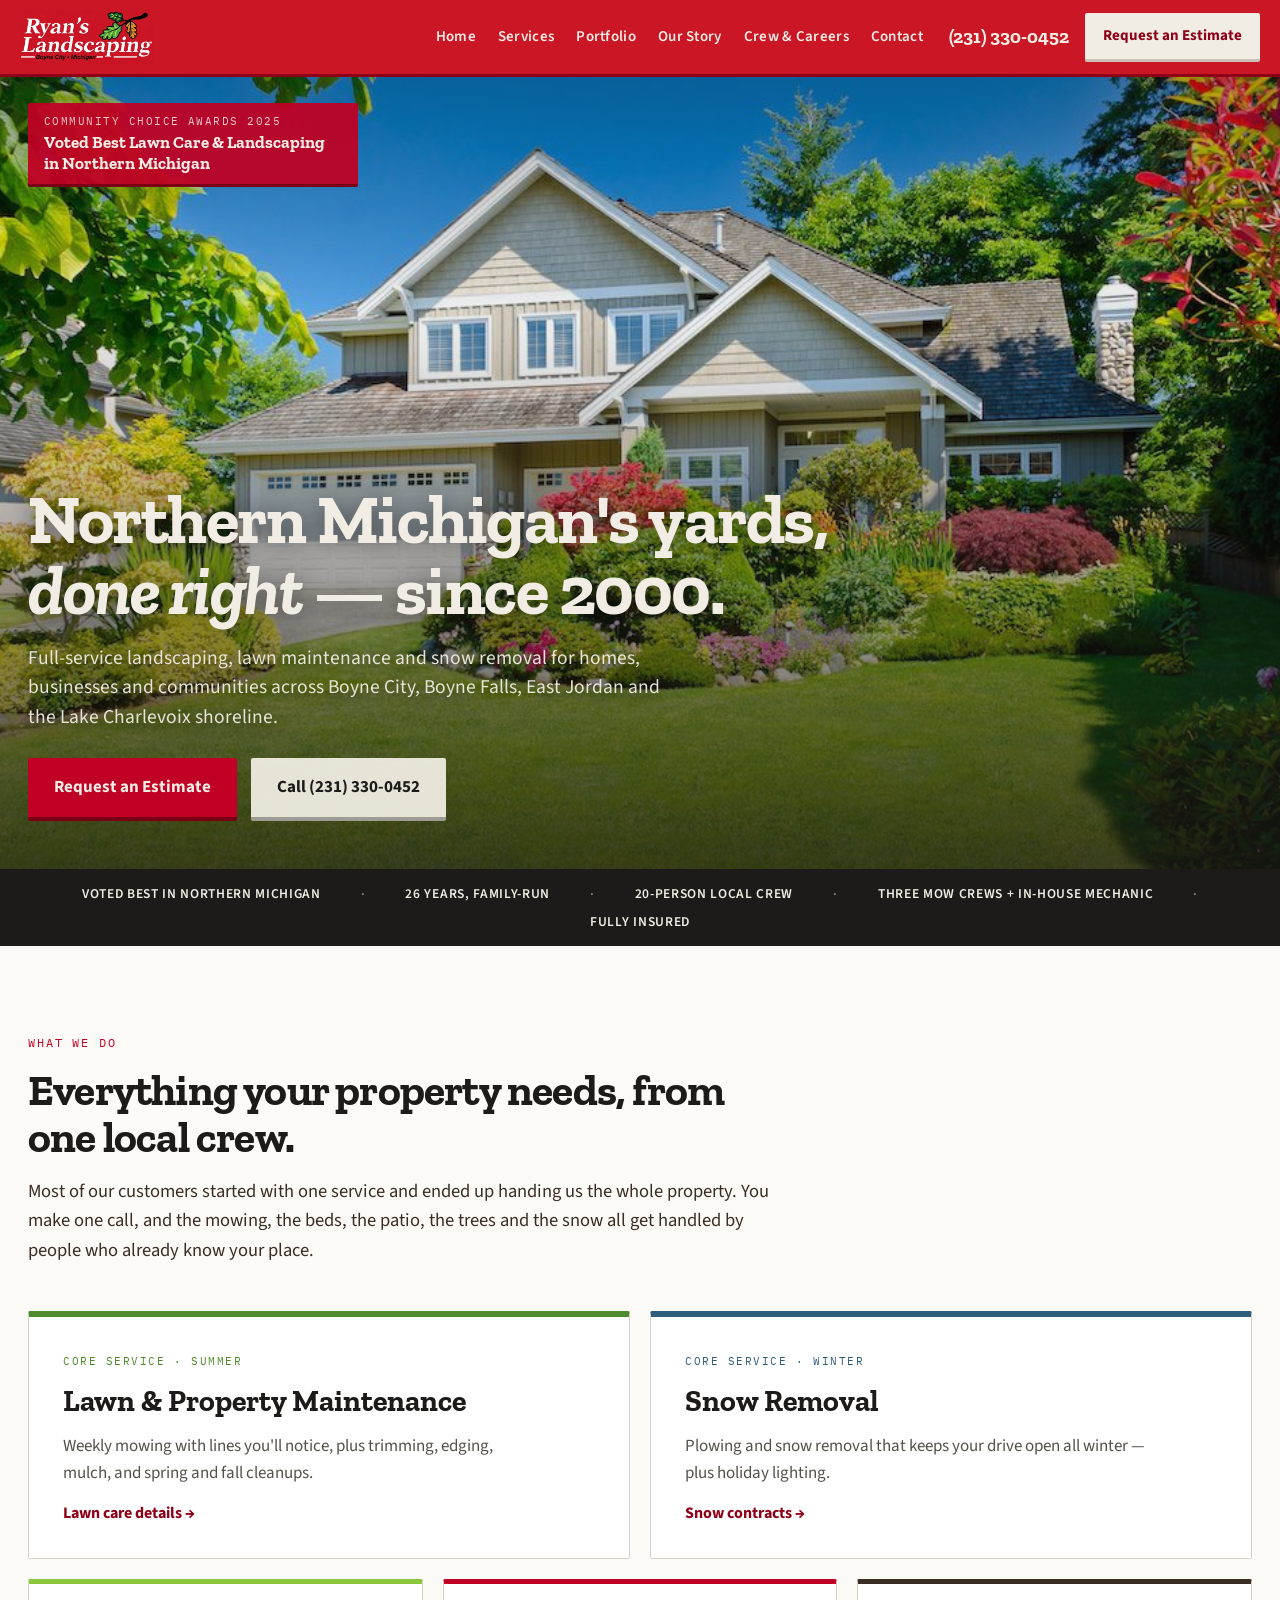
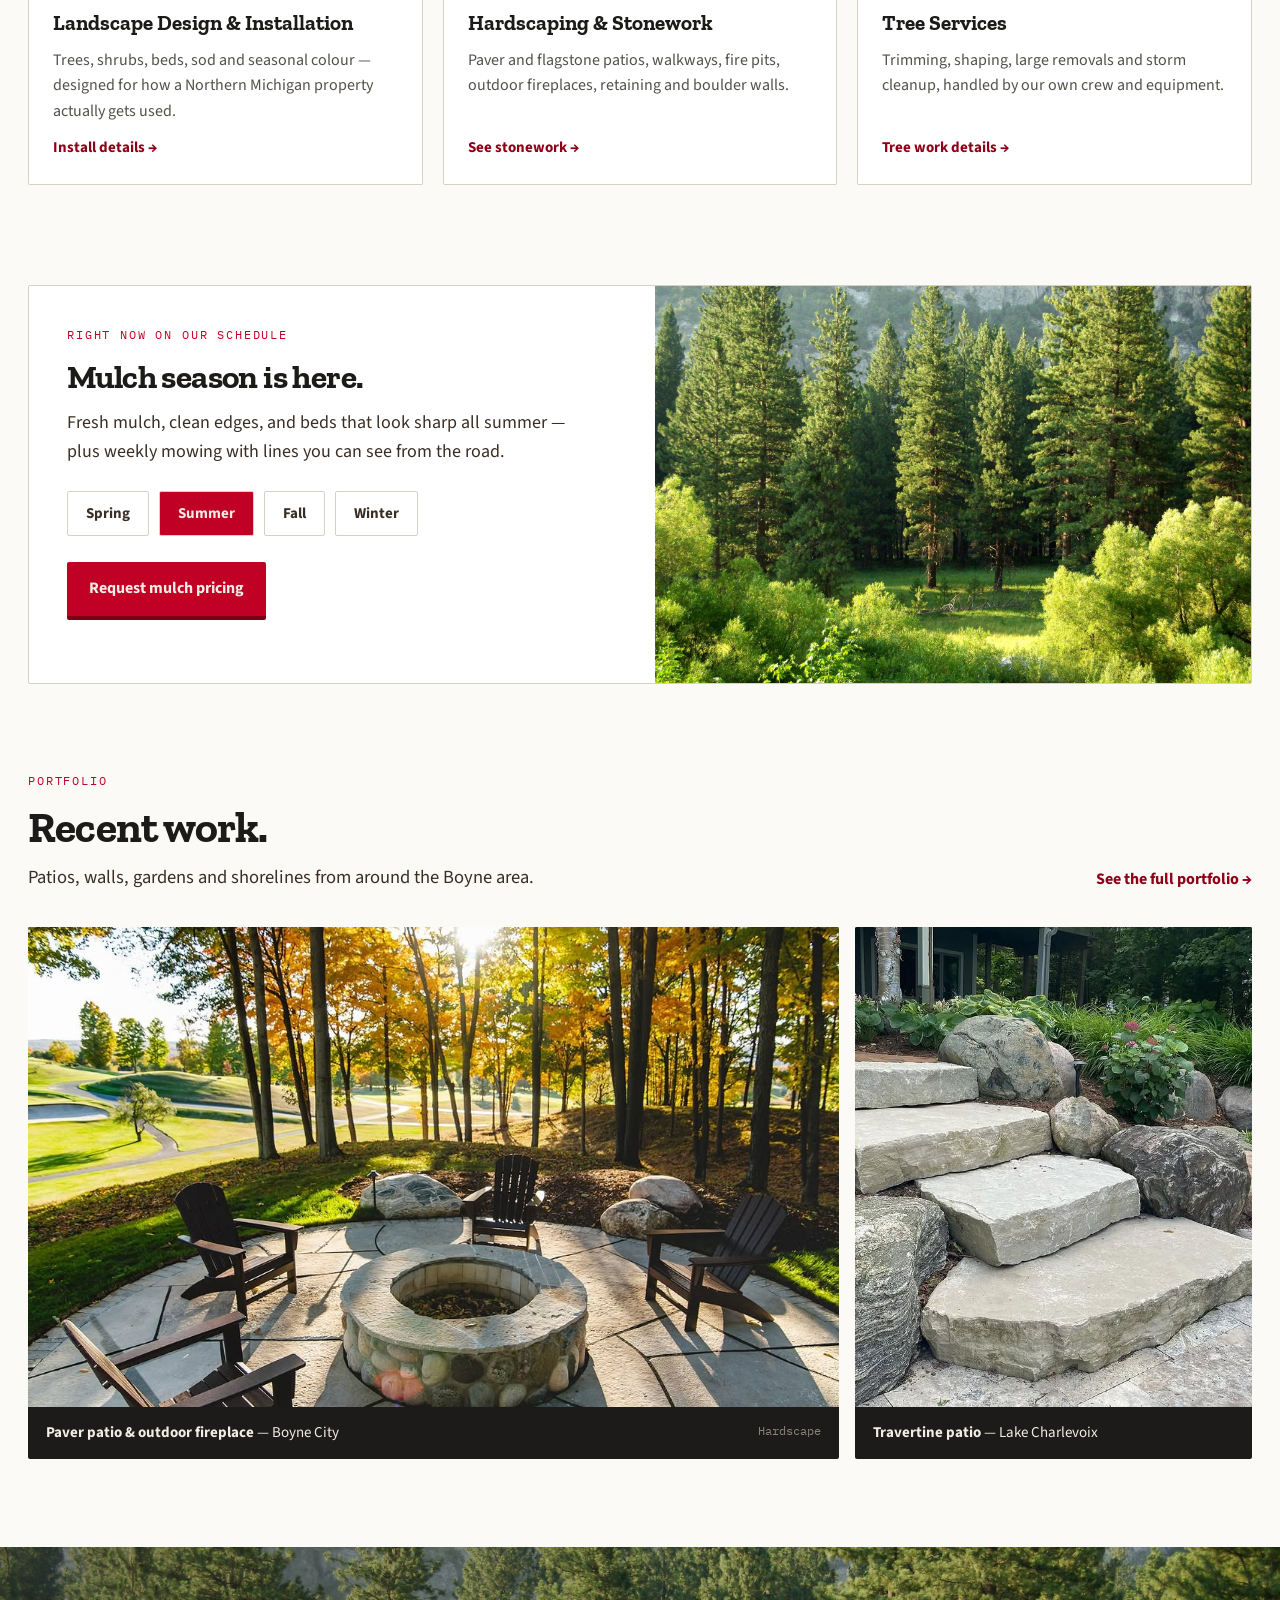
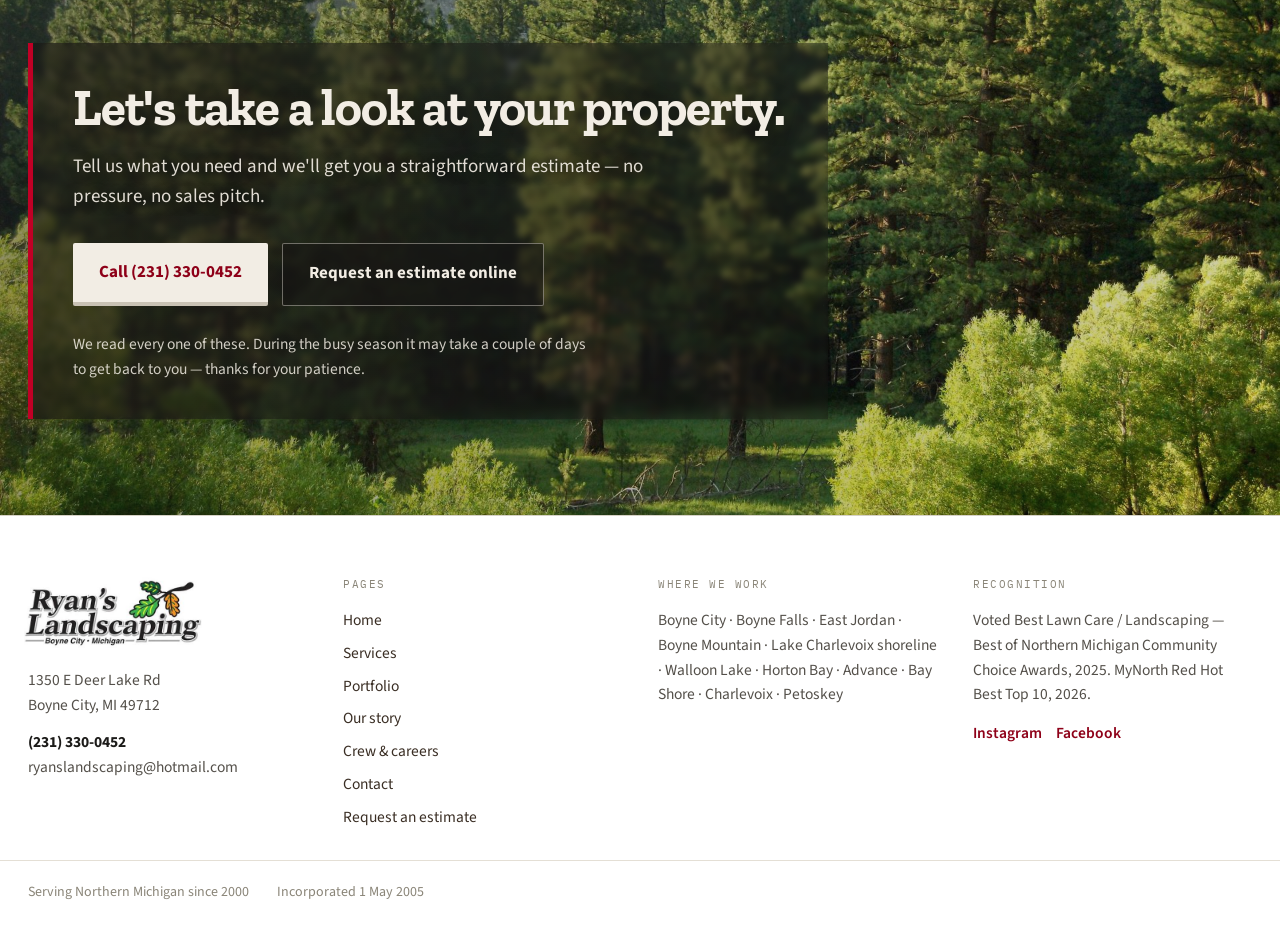
<file: index.html>
<!DOCTYPE html>
<html lang="en">
<head>
<meta charset="utf-8">
<meta name="viewport" content="width=device-width, initial-scale=1">
<title>Ryan's Landscaping — Boyne City, Michigan</title>
<meta name="description" content="Full-service landscaping, lawn maintenance and snow removal in Boyne City and Northern Michigan since 2000.">
<link rel="preconnect" href="https://fonts.googleapis.com">
<link rel="preconnect" href="https://fonts.gstatic.com" crossorigin>
<link href="https://fonts.googleapis.com/css2?family=Zilla+Slab:ital,wght@0,400;0,600;0,700;1,600;1,700&family=Source+Sans+3:ital,wght@0,400;0,600;0,700;1,400&family=IBM+Plex+Mono:wght@400;500&display=swap" rel="stylesheet">
<style>
*, *::before, *::after { box-sizing: border-box; }
html { scroll-behavior: smooth; }
body { margin: 0; background: #FBFAF7; color: #1C1B19; -webkit-font-smoothing: antialiased; }
a { color: #8E0018; text-decoration: none; }
a:hover { color: #C00025; text-decoration: underline; }
::selection { background: #C00025; color: #F2EDE4; }
input:focus, select:focus, textarea:focus { outline: 2px solid #C00025; outline-offset: 1px; }
.rl-nav-toggle { display: none; }
@media (max-width: 1120px) {
  .rl-nav-desktop { display: none !important; }
  .rl-nav-toggle { display: flex !important; }
  .trust-bar { justify-content: flex-start !important; font-size: 12px !important; column-gap: 18px !important; }
  .trust-bar .sep { display: none !important; }
}
@media (min-width: 1121px) {
  .rl-nav-mobile { display: none !important; }
  #rl-mobile-menu { display: none !important; }
}
@media (max-width: 900px) {
  .two-col { grid-template-columns: 1fr !important; }
  .form-grid { grid-template-columns: 1fr !important; }
  .port-grid { grid-template-columns: 1fr 1fr !important; }
  .port-grid figure { grid-column: auto !important; }
  .stats-row { grid-template-columns: repeat(auto-fit, minmax(130px, 1fr)) !important; }
  .tl-row { grid-template-columns: 60px 36px 1fr !important; }
}
@media (max-width: 560px) { .port-grid { grid-template-columns: 1fr !important; } }
</style>
</head>
<body>
<div data-screen-label="Home" style="font-family:'Source Sans 3',system-ui,sans-serif;font-size:17px;line-height:1.6;background:#FBFAF7;color:#1C1B19">
  <div style="position:sticky;top:0;z-index:60">
<header style="background:#CB1625;color:#F2EDE4;border-bottom:3px solid #8E0018">
  <div style="max-width:1280px;margin:0 auto;padding:9px 20px;display:flex;align-items:center;gap:26px">
    <a href="index.html" style="display:flex;align-items:center;text-decoration:none;flex-shrink:0;margin-right:auto">
      <img src="images/logo-red.png" alt="Ryan's Landscaping — Boyne City, Michigan" style="height:56px;width:auto;display:block">
    </a>
    <nav class="rl-nav-desktop" style="display:flex;flex-wrap:wrap;gap:8px 22px;font-size:15px;font-weight:600;letter-spacing:0.02em;white-space:nowrap">
      <a href="index.html" style="color:#F2EDE4;text-decoration:none">Home</a>
      <a href="services.html" style="color:#F2EDE4;text-decoration:none">Services</a>
      <a href="portfolio.html" style="color:#F2EDE4;text-decoration:none">Portfolio</a>
      <a href="story.html" style="color:#F2EDE4;text-decoration:none">Our Story</a>
      <a href="crew.html" style="color:#F2EDE4;text-decoration:none">Crew &amp; Careers</a>
      <a href="contact.html" style="color:#F2EDE4;text-decoration:none">Contact</a>
    </nav>
    <div class="rl-nav-desktop" style="display:flex;align-items:center;gap:16px;flex-shrink:0">
      <a href="tel:+12313300452" style="color:#F2EDE4;text-decoration:none;font-family:'Zilla Slab',Georgia,serif;font-weight:700;font-size:19px;white-space:nowrap">(231) 330-0452</a>
      <a href="contact.html" style="background:#F2EDE4;color:#8E0018;text-decoration:none;font-weight:700;font-size:15px;padding:11px 18px;border-radius:2px;white-space:nowrap;border-bottom:3px solid #C9C2B4">Request an Estimate</a>
    </div>
    <button class="rl-nav-toggle" onclick="var m=document.getElementById('rl-mobile-menu');m.style.display=(m.style.display==='block')?'none':'block'" aria-label="Toggle menu" style="display:none;flex-direction:column;justify-content:center;gap:5px;width:46px;height:44px;background:transparent;border:1px solid rgba(242,237,228,0.55);border-radius:2px;cursor:pointer;padding:10px 11px">
      <span style="display:block;height:2px;background:#F2EDE4"></span>
      <span style="display:block;height:2px;background:#F2EDE4"></span>
      <span style="display:block;height:2px;background:#F2EDE4"></span>
    </button>
  </div>
  <div id="rl-mobile-menu" style="display:none">
    <nav class="rl-nav-mobile" style="display:flex;flex-direction:column;padding:4px 20px 18px;border-top:1px solid rgba(242,237,228,0.25)">
      <a href="index.html" style="color:#F2EDE4;text-decoration:none;font-size:17px;font-weight:600;padding:13px 6px;border-bottom:1px solid rgba(242,237,228,0.14)">Home</a>
      <a href="services.html" style="color:#F2EDE4;text-decoration:none;font-size:17px;font-weight:600;padding:13px 6px;border-bottom:1px solid rgba(242,237,228,0.14)">Services</a>
      <a href="portfolio.html" style="color:#F2EDE4;text-decoration:none;font-size:17px;font-weight:600;padding:13px 6px;border-bottom:1px solid rgba(242,237,228,0.14)">Portfolio</a>
      <a href="story.html" style="color:#F2EDE4;text-decoration:none;font-size:17px;font-weight:600;padding:13px 6px;border-bottom:1px solid rgba(242,237,228,0.14)">Our Story</a>
      <a href="crew.html" style="color:#F2EDE4;text-decoration:none;font-size:17px;font-weight:600;padding:13px 6px;border-bottom:1px solid rgba(242,237,228,0.14)">Crew &amp; Careers</a>
      <a href="contact.html" style="color:#F2EDE4;text-decoration:none;font-size:17px;font-weight:600;padding:13px 6px;border-bottom:1px solid rgba(242,237,228,0.14)">Contact</a>
      <a href="tel:+12313300452" style="color:#F2EDE4;text-decoration:none;font-family:'Zilla Slab',Georgia,serif;font-weight:700;font-size:19px;padding:14px 6px 4px">Call (231) 330-0452</a>
      <a href="contact.html" style="margin-top:14px;background:#F2EDE4;color:#8E0018;text-decoration:none;text-align:center;font-weight:700;font-size:16px;padding:13px;border-radius:2px;border-bottom:3px solid #C9C2B4">Request an Estimate</a>
    </nav>
  </div>
</header>
</div>

  <section id="top" data-screen-label="Hero" style="position:relative;height:88vh;min-height:620px;overflow:hidden;background:#1C1B19">
    <img src="images/hero-house.png" alt="Freshly landscaped home with layered beds, shrubs and a striped lawn" style="position:absolute;inset:0;width:100%;height:100%;object-fit:cover">
    <div style="position:absolute;inset:0;background:linear-gradient(to top,rgba(24,22,20,0.78) 0%,rgba(24,22,20,0.30) 45%,rgba(24,22,20,0.06) 70%,rgba(24,22,20,0.30) 100%)"></div>
    <div style="position:absolute;inset:0;display:grid;grid-template-rows:auto 1fr auto">
      <div style="max-width:1280px;width:100%;margin:0 auto;padding:26px 28px">
        <div style="background:rgba(192,0,37,0.94);color:#F2EDE4;padding:10px 16px;border-radius:2px;max-width:330px;border-bottom:3px solid #7A0015">
          <div style="font-family:'IBM Plex Mono',monospace;font-size:10.5px;letter-spacing:0.14em;text-transform:uppercase;opacity:0.85">Community Choice Awards 2025</div>
          <div style="font-family:'Zilla Slab',Georgia,serif;font-weight:700;font-size:17px;line-height:1.25;margin-top:2px">Voted Best Lawn Care &amp; Landscaping in Northern Michigan</div>
        </div>
      </div>
      <div></div>
      <div style="max-width:1280px;width:100%;margin:0 auto;padding:0 28px 48px">
        <div style="max-width:860px">
          <h1 style="font-family:'Zilla Slab',Georgia,serif;font-weight:700;font-size:clamp(40px,5.4vw,78px);line-height:1.02;letter-spacing:-1.5px;color:#F2EDE4;margin:0 0 18px;text-shadow:0 3px 24px rgba(20,18,16,0.55);text-wrap:pretty">Northern Michigan's yards,<br><span style="font-style:italic">done right</span> — since 2000.</h1>
          <p style="font-size:19.5px;line-height:1.5;color:rgba(242,237,228,0.94);margin:0 0 26px;max-width:660px;text-shadow:0 2px 14px rgba(20,18,16,0.6)">Full-service landscaping, lawn maintenance and snow removal for homes, businesses and communities across Boyne City, Boyne Falls, East Jordan and the Lake Charlevoix shoreline.</p>
          <div style="display:flex;flex-wrap:wrap;gap:14px">
            <a href="contact.html" style="background:#C00025;color:#F2EDE4;text-decoration:none;font-weight:700;font-size:17px;padding:16px 26px;border-radius:2px;border-bottom:4px solid #7A0015">Request an Estimate</a>
            <a href="tel:+12313300452" style="background:rgba(242,237,228,0.94);color:#1C1B19;text-decoration:none;font-weight:700;font-size:17px;padding:16px 26px;border-radius:2px;border-bottom:4px solid rgba(28,27,25,0.35)">Call (231) 330-0452</a>
          </div>
        </div>
      </div>
    </div>
  </section>

  <div style="background:#1C1B19;color:#F2EDE4">
    <div class="trust-bar" style="max-width:1280px;margin:0 auto;padding:14px 28px;display:flex;flex-wrap:wrap;justify-content:center;column-gap:40px;row-gap:6px;font-size:13.5px;font-weight:600;letter-spacing:0.05em;text-transform:uppercase">
      <span>Voted Best in Northern Michigan</span>
      <span class="sep" style="color:#8A8578">·</span>
      <span>26 years, family-run</span>
      <span class="sep" style="color:#8A8578">·</span>
      <span>20-person local crew</span>
      <span class="sep" style="color:#8A8578">·</span>
      <span>Three mow crews + in-house mechanic</span>
      <span class="sep" style="color:#8A8578">·</span>
      <span>Fully insured</span>
    </div>
  </div>

  <section id="services" style="max-width:1280px;margin:0 auto;padding:88px 28px 24px">
    <div style="max-width:760px">
      <div style="font-family:'IBM Plex Mono',monospace;font-size:11.5px;letter-spacing:0.16em;text-transform:uppercase;color:#C00025;margin-bottom:14px">What we do</div>
      <h2 style="font-family:'Zilla Slab',Georgia,serif;font-weight:700;font-size:clamp(30px,3.4vw,46px);line-height:1.08;letter-spacing:-0.8px;margin:0 0 16px;text-wrap:pretty">Everything your property needs, from one local crew.</h2>
      <p style="font-size:18.5px;color:#3A2E24;margin:0 0 46px">Most of our customers started with one service and ended up handing us the whole property. You make one call, and the mowing, the beds, the patio, the trees and the snow all get handled by people who already know your place.</p>
    </div>

    <div style="display:grid;grid-template-columns:repeat(auto-fit,minmax(280px,1fr));gap:20px">
      <div style="background:#FFFFFF;border:1px solid #D6D1C6;border-top:6px solid #4E8B2C;border-radius:2px;padding:36px 34px 32px;display:flex;flex-direction:column;gap:14px">
        <div style="font-family:'IBM Plex Mono',monospace;font-size:11px;letter-spacing:0.14em;text-transform:uppercase;color:#4E8B2C">Core service · Summer</div>
        <h3 style="font-family:'Zilla Slab',Georgia,serif;font-weight:700;font-size:30px;line-height:1.12;margin:0">Lawn &amp; Property Maintenance</h3>
        <p style="margin:0;font-size:17px;color:#54504A;max-width:460px">Weekly mowing with lines you'll notice, plus trimming, edging, mulch, and spring and fall cleanups.</p>
        <a href="services.html" style="margin-top:auto;font-weight:700;font-size:16px">Lawn care details →</a>
      </div>
      <div style="background:#FFFFFF;border:1px solid #D6D1C6;border-top:6px solid #2E5C7A;border-radius:2px;padding:36px 34px 32px;display:flex;flex-direction:column;gap:14px">
        <div style="font-family:'IBM Plex Mono',monospace;font-size:11px;letter-spacing:0.14em;text-transform:uppercase;color:#2E5C7A">Core service · Winter</div>
        <h3 style="font-family:'Zilla Slab',Georgia,serif;font-weight:700;font-size:30px;line-height:1.12;margin:0">Snow Removal</h3>
        <p style="margin:0;font-size:17px;color:#54504A;max-width:460px">Plowing and snow removal that keeps your drive open all winter — plus holiday lighting.</p>
        <a href="services.html" style="margin-top:auto;font-weight:700;font-size:16px">Snow contracts →</a>
      </div>
    </div>
    <div style="display:grid;grid-template-columns:repeat(auto-fit,minmax(232px,1fr));gap:20px;margin-top:20px">
      <div style="background:#FFFFFF;border:1px solid #D6D1C6;border-top:5px solid #8CC63F;border-radius:2px;padding:26px 24px 24px;display:flex;flex-direction:column;gap:12px">
        <h3 style="font-family:'Zilla Slab',Georgia,serif;font-weight:700;font-size:21px;line-height:1.2;margin:0">Landscape Design &amp; Installation</h3>
        <p style="margin:0;font-size:16px;color:#54504A">Trees, shrubs, beds, sod and seasonal colour — designed for how a Northern Michigan property actually gets used.</p>
        <a href="services.html" style="margin-top:auto;font-weight:700;font-size:15px">Install details →</a>
      </div>
      <div style="background:#FFFFFF;border:1px solid #D6D1C6;border-top:5px solid #C00025;border-radius:2px;padding:26px 24px 24px;display:flex;flex-direction:column;gap:12px">
        <h3 style="font-family:'Zilla Slab',Georgia,serif;font-weight:700;font-size:21px;line-height:1.2;margin:0">Hardscaping &amp; Stonework</h3>
        <p style="margin:0;font-size:16px;color:#54504A">Paver and flagstone patios, walkways, fire pits, outdoor fireplaces, retaining and boulder walls.</p>
        <a href="portfolio.html" style="margin-top:auto;font-weight:700;font-size:15px">See stonework →</a>
      </div>
      <div style="background:#FFFFFF;border:1px solid #D6D1C6;border-top:5px solid #3A2E24;border-radius:2px;padding:26px 24px 24px;display:flex;flex-direction:column;gap:12px">
        <h3 style="font-family:'Zilla Slab',Georgia,serif;font-weight:700;font-size:21px;line-height:1.2;margin:0">Tree Services</h3>
        <p style="margin:0;font-size:16px;color:#54504A">Trimming, shaping, large removals and storm cleanup, handled by our own crew and equipment.</p>
        <a href="services.html" style="margin-top:auto;font-weight:700;font-size:15px">Tree work details →</a>
      </div>
    </div>
  </section>

  <section data-screen-label="Seasonal module" style="max-width:1280px;margin:0 auto;padding:76px 28px 0">
    <div class="two-col" style="display:grid;grid-template-columns:minmax(0,1.05fr) minmax(0,1fr);gap:0;border:1px solid #D6D1C6;border-radius:2px;overflow:hidden;background:#FFFFFF">
      <div style="padding:40px 38px 38px;display:flex;flex-direction:column">
        <div style="font-family:'IBM Plex Mono',monospace;font-size:11.5px;letter-spacing:0.16em;text-transform:uppercase;color:#C00025;margin-bottom:14px">Right now on our schedule</div>
        <h2 style="font-family:'Zilla Slab',Georgia,serif;font-weight:700;font-size:clamp(26px,2.6vw,36px);line-height:1.1;letter-spacing:-0.6px;margin:0 0 14px" id="season-heading">Mulch season is here.</h2>
        <p style="font-size:18px;color:#3A2E24;margin:0 0 24px;max-width:520px" id="season-body">Fresh mulch, clean edges, and beds that look sharp all summer — plus weekly mowing with lines you can see from the road.</p>
        <div style="display:flex;flex-wrap:wrap;gap:10px;margin-bottom:26px">
          <button class="season-btn" data-season="spring" onclick="setSeason('spring')" style="font-family:'Source Sans 3',sans-serif;font-size:15px;font-weight:700;cursor:pointer;padding:11px 18px;border-radius:2px;border:1px solid #D6D1C6;background:#FFFFFF;color:#3A2E24">Spring</button>
          <button class="season-btn" data-season="summer" onclick="setSeason('summer')" style="font-family:'Source Sans 3',sans-serif;font-size:15px;font-weight:700;cursor:pointer;padding:11px 18px;border-radius:2px;border:1px solid #D6D1C6;background:#C00025;color:#F2EDE4">Summer</button>
          <button class="season-btn" data-season="fall" onclick="setSeason('fall')" style="font-family:'Source Sans 3',sans-serif;font-size:15px;font-weight:700;cursor:pointer;padding:11px 18px;border-radius:2px;border:1px solid #D6D1C6;background:#FFFFFF;color:#3A2E24">Fall</button>
          <button class="season-btn" data-season="winter" onclick="setSeason('winter')" style="font-family:'Source Sans 3',sans-serif;font-size:15px;font-weight:700;cursor:pointer;padding:11px 18px;border-radius:2px;border:1px solid #D6D1C6;background:#FFFFFF;color:#3A2E24">Winter</button>
        </div>
        <a href="contact.html" style="align-self:flex-start;background:#C00025;color:#F2EDE4;text-decoration:none;font-weight:700;font-size:16px;padding:14px 22px;border-radius:2px;border-bottom:4px solid #7A0015" id="season-cta">Request mulch pricing</a>
      </div>
      <img src="images/forest.jpg" alt="Pines above a sunlit meadow in Northern Michigan" style="width:100%;height:100%;min-height:380px;object-fit:cover;display:block">
    </div>
  </section>

  <section id="work" style="max-width:1280px;margin:0 auto;padding:88px 28px 0">
    <div style="display:flex;flex-wrap:wrap;align-items:flex-end;justify-content:space-between;gap:18px;margin-bottom:34px">
      <div style="max-width:640px">
        <div style="font-family:'IBM Plex Mono',monospace;font-size:11.5px;letter-spacing:0.16em;text-transform:uppercase;color:#C00025;margin-bottom:14px">Portfolio</div>
        <h2 style="font-family:'Zilla Slab',Georgia,serif;font-weight:700;font-size:clamp(30px,3.4vw,46px);line-height:1.08;letter-spacing:-0.8px;margin:0 0 12px">Recent work.</h2>
        <p style="font-size:18.5px;color:#3A2E24;margin:0">Patios, walls, gardens and shorelines from around the Boyne area.</p>
      </div>
      <a href="portfolio.html" style="font-weight:700;font-size:16px">See the full portfolio →</a>
    </div>
    <div class="port-grid" style="display:grid;grid-template-columns:repeat(6,1fr);gap:16px">
      <figure style="grid-column:span 4;margin:0;background:#1C1B19;border-radius:2px;overflow:hidden">
        <img src="images/patio-fireplace.jpg" alt="Paver patio with outdoor fireplace installed in Boyne City, Michigan" style="width:100%;height:100%;min-height:340px;max-height:480px;object-fit:cover;display:block">
        <figcaption style="padding:14px 18px;color:#F2EDE4;font-size:15px;display:flex;justify-content:space-between;gap:12px;flex-wrap:wrap"><span><strong>Paver patio &amp; outdoor fireplace</strong> — Boyne City</span><span style="color:#8A8578;font-family:'IBM Plex Mono',monospace;font-size:12px">Hardscape</span></figcaption>
      </figure>
      <figure style="grid-column:span 2;margin:0;background:#1C1B19;border-radius:2px;overflow:hidden">
        <img src="images/travertine-patio.jpg" alt="Travertine patio overlooking Lake Charlevoix" style="width:100%;height:100%;min-height:340px;max-height:480px;object-fit:cover;display:block">
        <figcaption style="padding:14px 18px;color:#F2EDE4;font-size:15px"><strong>Travertine patio</strong> — Lake Charlevoix</figcaption>
      </figure>
    </div>
  </section>

  <section id="estimate" style="margin-top:88px;position:relative;overflow:hidden;background:#1C1B19"><img src="images/forest.jpg" alt="Pine forest in Northern Michigan" style="position:absolute;inset:0;width:100%;height:100%;object-fit:cover"><div style="position:absolute;inset:0;background:linear-gradient(105deg,rgba(24,22,20,0.5),rgba(24,22,20,0.18))"></div><div style="position:relative">
    <div style="max-width:1280px;margin:0 auto;padding:96px 28px">
      <div style="max-width:800px;background:linear-gradient(105deg,rgba(24,22,20,0.62),rgba(24,22,20,0.34));backdrop-filter:blur(3px);border-left:5px solid #C00025;padding:38px 40px">
        <h2 style="font-family:'Zilla Slab',Georgia,serif;font-weight:700;font-size:clamp(32px,4vw,58px);line-height:1.04;letter-spacing:-1.2px;margin:0 0 18px;color:#F2EDE4;text-shadow:0 2px 20px rgba(20,18,16,0.4)">Let's take a look at your property.</h2>
        <p style="font-size:19px;color:rgba(242,237,228,0.92);margin:0 0 30px;max-width:600px;text-shadow:0 2px 14px rgba(20,18,16,0.4)">Tell us what you need and we'll get you a straightforward estimate — no pressure, no sales pitch.</p>
        <div style="display:flex;flex-wrap:wrap;gap:14px">
          <a href="tel:+12313300452" style="background:#F2EDE4;color:#8E0018;text-decoration:none;font-weight:700;font-size:17px;padding:16px 26px;border-radius:2px;border-bottom:4px solid #C9C2B4">Call (231) 330-0452</a>
          <a href="contact.html" style="background:rgba(24,22,20,0.55);color:#F2EDE4;text-decoration:none;font-weight:700;font-size:17px;padding:16px 26px;border-radius:2px;border:1px solid rgba(242,237,228,0.4)">Request an estimate online</a>
        </div>
        <p style="margin:26px 0 0;font-size:15.5px;color:rgba(242,237,228,0.85);max-width:520px">We read every one of these. During the busy season it may take a couple of days to get back to you — thanks for your patience.</p>
      </div>
    </div>
  </div></section>

  <footer style="background:#FFFFFF;color:#1C1B19;border-top:1px solid #D6D1C6;font-family:'Source Sans 3',system-ui,sans-serif;font-size:17px;line-height:1.6">
  <div style="max-width:1280px;margin:0 auto;padding:60px 28px 30px;display:grid;grid-template-columns:repeat(auto-fit,minmax(215px,1fr));gap:36px">
    <div>
      <img src="images/logo-white.png" alt="Ryan's Landscaping logo" style="height:76px;width:auto;display:block;margin-bottom:16px;margin-left:-4px">
      <p style="margin:0;font-size:15.5px;color:#54504A">1350 E Deer Lake Rd<br>Boyne City, MI 49712</p>
      <p style="margin:12px 0 0;font-size:15.5px"><a href="tel:+12313300452" style="color:#1C1B19;font-weight:700">(231) 330-0452</a><br><a href="mailto:ryanslandscaping@hotmail.com" style="color:#54504A">ryanslandscaping@hotmail.com</a></p>
    </div>
    <div>
      <div style="font-family:'IBM Plex Mono',monospace;font-size:11px;letter-spacing:0.14em;text-transform:uppercase;color:#8A8578;margin-bottom:14px">Pages</div>
      <div style="display:grid;gap:8px;font-size:15.5px">
        <a href="index.html" style="color:#3A2E24">Home</a>
        <a href="services.html" style="color:#3A2E24">Services</a>
        <a href="portfolio.html" style="color:#3A2E24">Portfolio</a>
        <a href="story.html" style="color:#3A2E24">Our story</a>
        <a href="crew.html" style="color:#3A2E24">Crew &amp; careers</a>
        <a href="contact.html" style="color:#3A2E24">Contact</a>
        <a href="contact.html" style="color:#3A2E24">Request an estimate</a>
      </div>
    </div>
    <div>
      <div style="font-family:'IBM Plex Mono',monospace;font-size:11px;letter-spacing:0.14em;text-transform:uppercase;color:#8A8578;margin-bottom:14px">Where we work</div>
      <p style="margin:0;font-size:15.5px;color:#54504A">Boyne City · Boyne Falls · East Jordan · Boyne Mountain · Lake Charlevoix shoreline · Walloon Lake · Horton Bay · Advance · Bay Shore · Charlevoix · Petoskey</p>
    </div>
    <div>
      <div style="font-family:'IBM Plex Mono',monospace;font-size:11px;letter-spacing:0.14em;text-transform:uppercase;color:#8A8578;margin-bottom:14px">Recognition</div>
      <p style="margin:0 0 14px;font-size:15.5px;color:#54504A">Voted Best Lawn Care / Landscaping — Best of Northern Michigan Community Choice Awards, 2025. MyNorth Red Hot Best Top 10, 2026.</p>
      <div style="display:flex;gap:14px;font-size:15.5px">
        <a href="https://www.instagram.com/ryanslandscaping_boyne/" style="color:#8E0018;font-weight:600">Instagram</a>
        <a href="https://www.facebook.com/p/Ryans-Landscaping-Inc-100071827189991/" style="color:#8E0018;font-weight:600">Facebook</a>
      </div>
    </div>
  </div>
  <div style="max-width:1280px;margin:0 auto;padding:20px 28px 46px;border-top:1px solid #E4DFD5;display:flex;flex-wrap:wrap;gap:12px 28px;font-size:14px;color:#8A8578">
    <span>Serving Northern Michigan since 2000</span>
    <span>Incorporated 1 May 2005</span>
  </div>
</footer>
</div>
<script>
var SEASON_COPY = {
  spring: { heading: 'Spring cleanups are booking now.', body: 'Winter leaves a mess. Our crews clear the beds, haul the debris and get your property ready before the season really starts.', cta: 'Get on the spring list' },
  summer: { heading: 'Mulch season is here.', body: 'Fresh mulch, clean edges, and beds that look sharp all summer — plus weekly mowing with lines you can see from the road.', cta: 'Request mulch pricing' },
  fall:   { heading: 'Fall cleanups and trims.', body: 'Leaf removal, precision shrub trims and winterising, so spring starts easier. Fall planters and mums go in at the same visit.', cta: 'Book fall service' },
  winter: { heading: 'Snow contracts close soon.', body: 'Our winter routes fill up. Reserve your spot before the first storm — and ask about holiday lighting while we are out there.', cta: 'Reserve snow service' }
};
function setSeason(name) {
  var c = SEASON_COPY[name]; if (!c) return;
  document.getElementById('season-heading').textContent = c.heading;
  document.getElementById('season-body').textContent = c.body;
  document.getElementById('season-cta').textContent = c.cta;
  document.querySelectorAll('.season-btn').forEach(function (b) {
    var on = b.getAttribute('data-season') === name;
    b.style.background = on ? '#C00025' : '#FFFFFF';
    b.style.color = on ? '#F2EDE4' : '#3A2E24';
  });
}
</script>
</body>
</html>
</file>
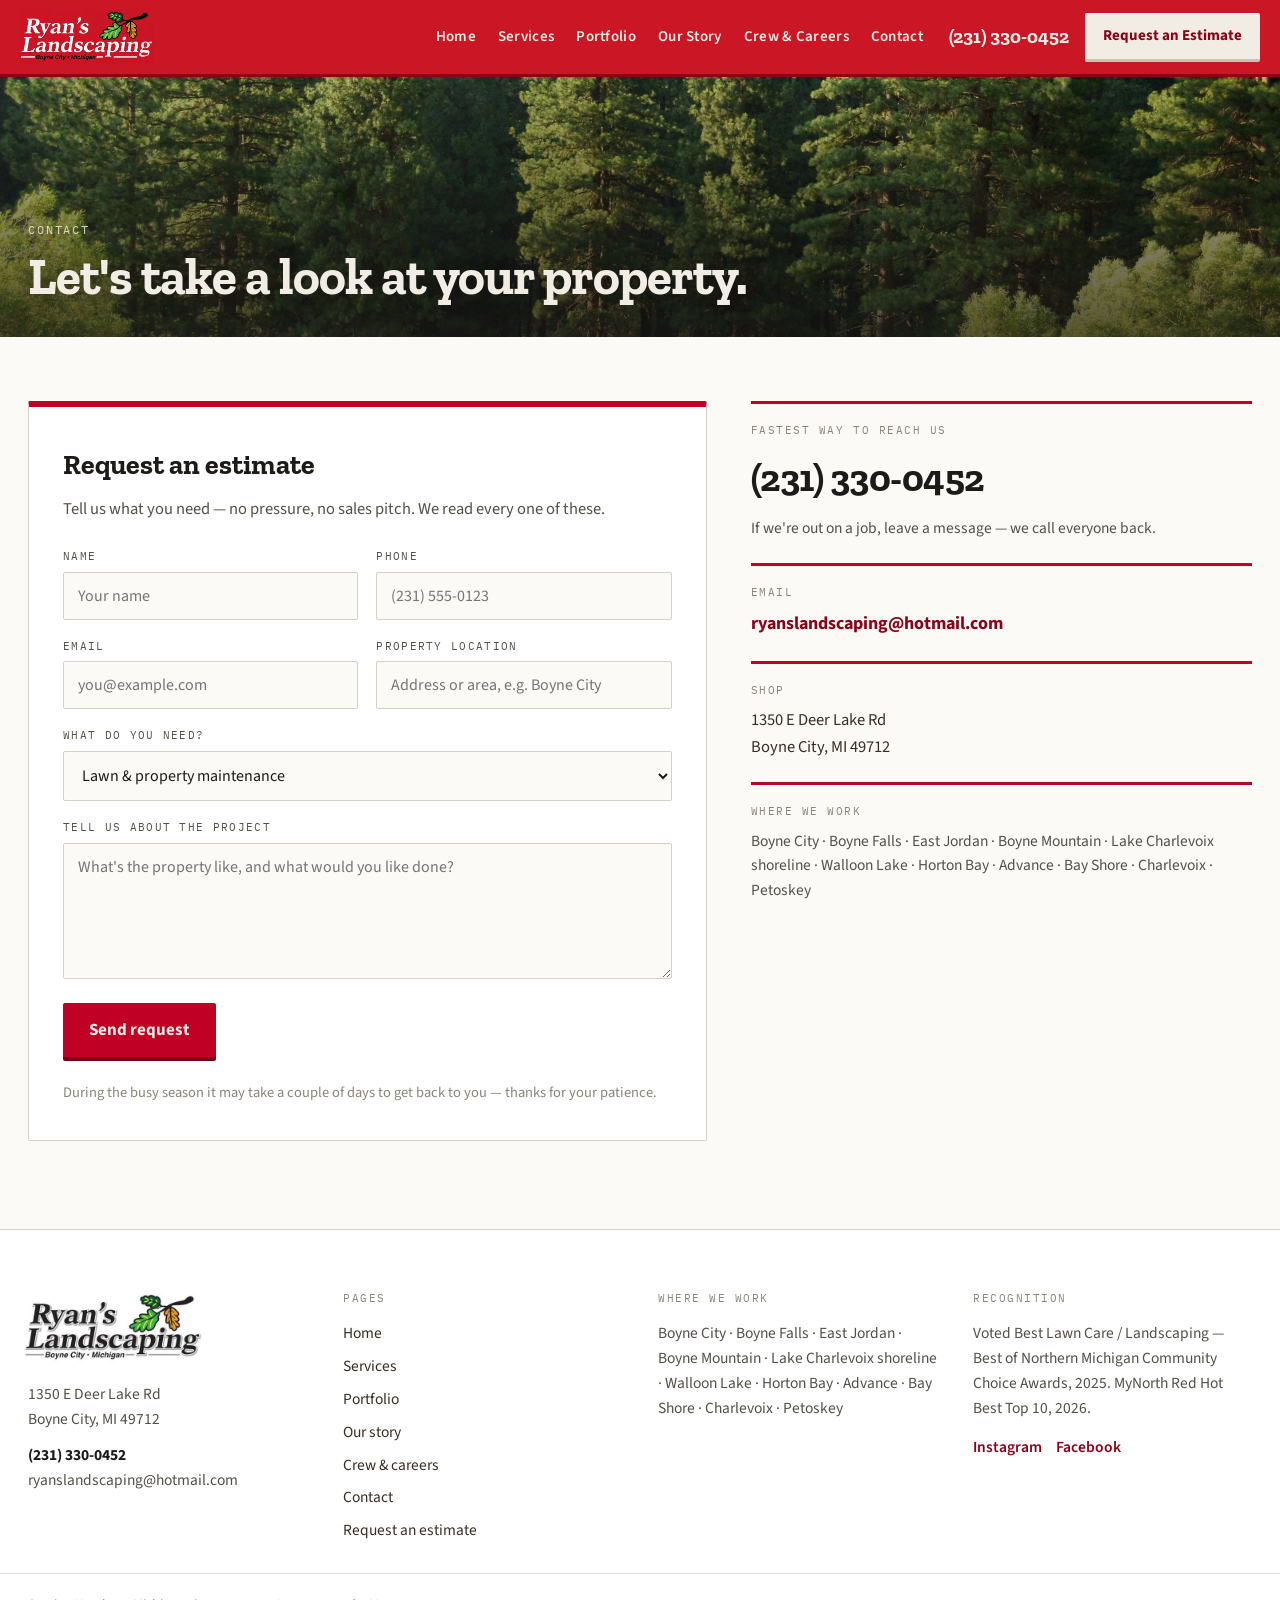
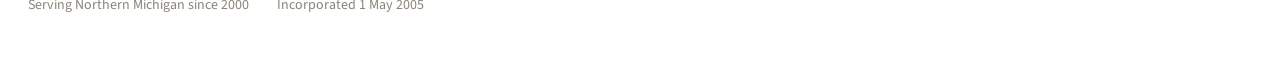
<file: contact.html>
<!DOCTYPE html>
<html lang="en">
<head>
<meta charset="utf-8">
<meta name="viewport" content="width=device-width, initial-scale=1">
<title>Contact — Ryan's Landscaping</title>
<meta name="description" content="Full-service landscaping, lawn maintenance and snow removal in Boyne City and Northern Michigan since 2000.">
<link rel="preconnect" href="https://fonts.googleapis.com">
<link rel="preconnect" href="https://fonts.gstatic.com" crossorigin>
<link href="https://fonts.googleapis.com/css2?family=Zilla+Slab:ital,wght@0,400;0,600;0,700;1,600;1,700&family=Source+Sans+3:ital,wght@0,400;0,600;0,700;1,400&family=IBM+Plex+Mono:wght@400;500&display=swap" rel="stylesheet">
<style>
*, *::before, *::after { box-sizing: border-box; }
html { scroll-behavior: smooth; }
body { margin: 0; background: #FBFAF7; color: #1C1B19; -webkit-font-smoothing: antialiased; }
a { color: #8E0018; text-decoration: none; }
a:hover { color: #C00025; text-decoration: underline; }
::selection { background: #C00025; color: #F2EDE4; }
input:focus, select:focus, textarea:focus { outline: 2px solid #C00025; outline-offset: 1px; }
.rl-nav-toggle { display: none; }
@media (max-width: 1120px) {
  .rl-nav-desktop { display: none !important; }
  .rl-nav-toggle { display: flex !important; }
  .trust-bar { justify-content: flex-start !important; font-size: 12px !important; column-gap: 18px !important; }
  .trust-bar .sep { display: none !important; }
}
@media (min-width: 1121px) {
  .rl-nav-mobile { display: none !important; }
  #rl-mobile-menu { display: none !important; }
}
@media (max-width: 900px) {
  .two-col { grid-template-columns: 1fr !important; }
  .form-grid { grid-template-columns: 1fr !important; }
  .port-grid { grid-template-columns: 1fr 1fr !important; }
  .port-grid figure { grid-column: auto !important; }
  .stats-row { grid-template-columns: repeat(auto-fit, minmax(130px, 1fr)) !important; }
  .tl-row { grid-template-columns: 60px 36px 1fr !important; }
}
@media (max-width: 560px) { .port-grid { grid-template-columns: 1fr !important; } }
</style>
</head>
<body>
<div data-screen-label="Contact" style="font-family:'Source Sans 3',system-ui,sans-serif;font-size:17px;line-height:1.6;background:#FBFAF7;color:#1C1B19">
  <div style="position:sticky;top:0;z-index:60">
<header style="background:#CB1625;color:#F2EDE4;border-bottom:3px solid #8E0018">
  <div style="max-width:1280px;margin:0 auto;padding:9px 20px;display:flex;align-items:center;gap:26px">
    <a href="index.html" style="display:flex;align-items:center;text-decoration:none;flex-shrink:0;margin-right:auto">
      <img src="images/logo-red.png" alt="Ryan's Landscaping — Boyne City, Michigan" style="height:56px;width:auto;display:block">
    </a>
    <nav class="rl-nav-desktop" style="display:flex;flex-wrap:wrap;gap:8px 22px;font-size:15px;font-weight:600;letter-spacing:0.02em;white-space:nowrap">
      <a href="index.html" style="color:#F2EDE4;text-decoration:none">Home</a>
      <a href="services.html" style="color:#F2EDE4;text-decoration:none">Services</a>
      <a href="portfolio.html" style="color:#F2EDE4;text-decoration:none">Portfolio</a>
      <a href="story.html" style="color:#F2EDE4;text-decoration:none">Our Story</a>
      <a href="crew.html" style="color:#F2EDE4;text-decoration:none">Crew &amp; Careers</a>
      <a href="contact.html" style="color:#F2EDE4;text-decoration:none">Contact</a>
    </nav>
    <div class="rl-nav-desktop" style="display:flex;align-items:center;gap:16px;flex-shrink:0">
      <a href="tel:+12313300452" style="color:#F2EDE4;text-decoration:none;font-family:'Zilla Slab',Georgia,serif;font-weight:700;font-size:19px;white-space:nowrap">(231) 330-0452</a>
      <a href="contact.html" style="background:#F2EDE4;color:#8E0018;text-decoration:none;font-weight:700;font-size:15px;padding:11px 18px;border-radius:2px;white-space:nowrap;border-bottom:3px solid #C9C2B4">Request an Estimate</a>
    </div>
    <button class="rl-nav-toggle" onclick="var m=document.getElementById('rl-mobile-menu');m.style.display=(m.style.display==='block')?'none':'block'" aria-label="Toggle menu" style="display:none;flex-direction:column;justify-content:center;gap:5px;width:46px;height:44px;background:transparent;border:1px solid rgba(242,237,228,0.55);border-radius:2px;cursor:pointer;padding:10px 11px">
      <span style="display:block;height:2px;background:#F2EDE4"></span>
      <span style="display:block;height:2px;background:#F2EDE4"></span>
      <span style="display:block;height:2px;background:#F2EDE4"></span>
    </button>
  </div>
  <div id="rl-mobile-menu" style="display:none">
    <nav class="rl-nav-mobile" style="display:flex;flex-direction:column;padding:4px 20px 18px;border-top:1px solid rgba(242,237,228,0.25)">
      <a href="index.html" style="color:#F2EDE4;text-decoration:none;font-size:17px;font-weight:600;padding:13px 6px;border-bottom:1px solid rgba(242,237,228,0.14)">Home</a>
      <a href="services.html" style="color:#F2EDE4;text-decoration:none;font-size:17px;font-weight:600;padding:13px 6px;border-bottom:1px solid rgba(242,237,228,0.14)">Services</a>
      <a href="portfolio.html" style="color:#F2EDE4;text-decoration:none;font-size:17px;font-weight:600;padding:13px 6px;border-bottom:1px solid rgba(242,237,228,0.14)">Portfolio</a>
      <a href="story.html" style="color:#F2EDE4;text-decoration:none;font-size:17px;font-weight:600;padding:13px 6px;border-bottom:1px solid rgba(242,237,228,0.14)">Our Story</a>
      <a href="crew.html" style="color:#F2EDE4;text-decoration:none;font-size:17px;font-weight:600;padding:13px 6px;border-bottom:1px solid rgba(242,237,228,0.14)">Crew &amp; Careers</a>
      <a href="contact.html" style="color:#F2EDE4;text-decoration:none;font-size:17px;font-weight:600;padding:13px 6px;border-bottom:1px solid rgba(242,237,228,0.14)">Contact</a>
      <a href="tel:+12313300452" style="color:#F2EDE4;text-decoration:none;font-family:'Zilla Slab',Georgia,serif;font-weight:700;font-size:19px;padding:14px 6px 4px">Call (231) 330-0452</a>
      <a href="contact.html" style="margin-top:14px;background:#F2EDE4;color:#8E0018;text-decoration:none;text-align:center;font-weight:700;font-size:16px;padding:13px;border-radius:2px;border-bottom:3px solid #C9C2B4">Request an Estimate</a>
    </nav>
  </div>
</header>
</div>

  <section style="position:relative;height:260px;overflow:hidden;background:#1C1B19">
    <img src="images/forest.jpg" alt="Pine forest in Northern Michigan" style="position:absolute;inset:0;width:100%;height:100%;object-fit:cover">
    <div style="position:absolute;inset:0;background:linear-gradient(to top,rgba(24,22,20,0.72),rgba(24,22,20,0.25))"></div>
    <div style="position:absolute;inset:0;display:flex;align-items:flex-end">
      <div style="max-width:1280px;width:100%;margin:0 auto;padding:0 28px 34px">
        <div style="font-family:'IBM Plex Mono',monospace;font-size:11.5px;letter-spacing:0.16em;text-transform:uppercase;color:#F2EDE4;opacity:0.85;margin-bottom:10px">Contact</div>
        <h1 style="font-family:'Zilla Slab',Georgia,serif;font-weight:700;font-size:clamp(34px,4vw,54px);line-height:1.04;letter-spacing:-1px;margin:0;color:#F2EDE4;text-shadow:0 2px 18px rgba(20,18,16,0.5)">Let's take a look at your property.</h1>
      </div>
    </div>
  </section>

  <section style="max-width:1280px;margin:0 auto;padding:64px 28px 88px">
    <div class="two-col" style="display:grid;grid-template-columns:minmax(0,1.15fr) minmax(0,0.85fr);gap:44px;align-items:start">
      <div style="background:#FFFFFF;border:1px solid #D6D1C6;border-top:6px solid #C00025;border-radius:2px;padding:36px 34px">
        <h2 style="font-family:'Zilla Slab',Georgia,serif;font-weight:700;font-size:28px;margin:0 0 8px">Request an estimate</h2>
        <p style="margin:0 0 26px;font-size:16.5px;color:#54504A">Tell us what you need — no pressure, no sales pitch. We read every one of these.</p>
        <form onsubmit="return sendRequest(this)"><div class="form-grid" style="display:grid;grid-template-columns:1fr 1fr;gap:18px">
          <label style="display:grid;gap:6px">
            <span style="font-family:'IBM Plex Mono',monospace;font-size:11px;letter-spacing:0.12em;text-transform:uppercase;color:#54504A">Name</span>
            <input type="text" name="name" placeholder="Your name" style="width:100%;font-family:'Source Sans 3',sans-serif;font-size:16px;padding:12px 14px;border:1px solid #D6D1C6;border-radius:2px;background:#FBFAF7;color:#1C1B19">
          </label>
          <label style="display:grid;gap:6px">
            <span style="font-family:'IBM Plex Mono',monospace;font-size:11px;letter-spacing:0.12em;text-transform:uppercase;color:#54504A">Phone</span>
            <input type="tel" name="phone" placeholder="(231) 555-0123" style="width:100%;font-family:'Source Sans 3',sans-serif;font-size:16px;padding:12px 14px;border:1px solid #D6D1C6;border-radius:2px;background:#FBFAF7;color:#1C1B19">
          </label>
          <label style="display:grid;gap:6px">
            <span style="font-family:'IBM Plex Mono',monospace;font-size:11px;letter-spacing:0.12em;text-transform:uppercase;color:#54504A">Email</span>
            <input type="email" name="email" placeholder="you@example.com" style="width:100%;font-family:'Source Sans 3',sans-serif;font-size:16px;padding:12px 14px;border:1px solid #D6D1C6;border-radius:2px;background:#FBFAF7;color:#1C1B19">
          </label>
          <label style="display:grid;gap:6px">
            <span style="font-family:'IBM Plex Mono',monospace;font-size:11px;letter-spacing:0.12em;text-transform:uppercase;color:#54504A">Property location</span>
            <input type="text" name="address" placeholder="Address or area, e.g. Boyne City" style="width:100%;font-family:'Source Sans 3',sans-serif;font-size:16px;padding:12px 14px;border:1px solid #D6D1C6;border-radius:2px;background:#FBFAF7;color:#1C1B19">
          </label>
          <label style="display:grid;gap:6px;grid-column:1 / -1">
            <span style="font-family:'IBM Plex Mono',monospace;font-size:11px;letter-spacing:0.12em;text-transform:uppercase;color:#54504A">What do you need?</span>
            <select name="service" style="width:100%;font-family:'Source Sans 3',sans-serif;font-size:16px;padding:12px 14px;border:1px solid #D6D1C6;border-radius:2px;background:#FBFAF7;color:#1C1B19">
              <option>Lawn &amp; property maintenance</option>
              <option>Snow removal</option>
              <option>Landscape design &amp; installation</option>
              <option>Hardscaping &amp; stonework</option>
              <option>Tree services</option>
              <option>Something else / not sure</option>
            </select>
          </label>
          <label style="display:grid;gap:6px;grid-column:1 / -1">
            <span style="font-family:'IBM Plex Mono',monospace;font-size:11px;letter-spacing:0.12em;text-transform:uppercase;color:#54504A">Tell us about the project</span>
            <textarea rows="5" name="message" placeholder="What's the property like, and what would you like done?" style="width:100%;font-family:'Source Sans 3',sans-serif;font-size:16px;padding:12px 14px;border:1px solid #D6D1C6;border-radius:2px;background:#FBFAF7;color:#1C1B19;resize:vertical"></textarea>
          </label>
        </div>
        <div style="display:flex;align-items:center;gap:18px;margin-top:24px;flex-wrap:wrap">
          <button type="submit" style="font-family:'Source Sans 3',sans-serif;background:#C00025;color:#F2EDE4;font-weight:700;font-size:17px;padding:15px 26px;border-radius:2px;border:none;border-bottom:4px solid #7A0015;cursor:pointer">Send request</button>
          <span id="sent-note" style="display:none;font-size:15.5px;color:#4E8B2C;font-weight:600">Your email app should open with everything filled in — if it doesn't, just call us.</span>
        </div>
        </form><p style="margin:20px 0 0;font-size:14.5px;color:#8A8578">During the busy season it may take a couple of days to get back to you — thanks for your patience.</p>
      </div>

      <div style="display:grid;gap:22px">
        <div style="border-top:3px solid #C00025;padding-top:18px">
          <div style="font-family:'IBM Plex Mono',monospace;font-size:11px;letter-spacing:0.14em;text-transform:uppercase;color:#8A8578;margin-bottom:8px">Fastest way to reach us</div>
          <a href="tel:+12313300452" style="font-family:'Zilla Slab',Georgia,serif;font-weight:700;font-size:clamp(28px,3vw,38px);letter-spacing:-0.5px;color:#1C1B19">(231) 330-0452</a>
          <p style="margin:8px 0 0;font-size:15.5px;color:#54504A">If we're out on a job, leave a message — we call everyone back.</p>
        </div>
        <div style="border-top:3px solid #C00025;padding-top:18px">
          <div style="font-family:'IBM Plex Mono',monospace;font-size:11px;letter-spacing:0.14em;text-transform:uppercase;color:#8A8578;margin-bottom:8px">Email</div>
          <a href="mailto:ryanslandscaping@hotmail.com" style="font-weight:700;font-size:18px">ryanslandscaping@hotmail.com</a>
        </div>
        <div style="border-top:3px solid #C00025;padding-top:18px">
          <div style="font-family:'IBM Plex Mono',monospace;font-size:11px;letter-spacing:0.14em;text-transform:uppercase;color:#8A8578;margin-bottom:8px">Shop</div>
          <p style="margin:0;font-size:16.5px;color:#3A2E24">1350 E Deer Lake Rd<br>Boyne City, MI 49712</p>
        </div>
        <div style="border-top:3px solid #C00025;padding-top:18px">
          <div style="font-family:'IBM Plex Mono',monospace;font-size:11px;letter-spacing:0.14em;text-transform:uppercase;color:#8A8578;margin-bottom:8px">Where we work</div>
          <p style="margin:0;font-size:15.5px;color:#54504A">Boyne City · Boyne Falls · East Jordan · Boyne Mountain · Lake Charlevoix shoreline · Walloon Lake · Horton Bay · Advance · Bay Shore · Charlevoix · Petoskey</p>
        </div>
      </div>
    </div>
  </section>

  <footer style="background:#FFFFFF;color:#1C1B19;border-top:1px solid #D6D1C6;font-family:'Source Sans 3',system-ui,sans-serif;font-size:17px;line-height:1.6">
  <div style="max-width:1280px;margin:0 auto;padding:60px 28px 30px;display:grid;grid-template-columns:repeat(auto-fit,minmax(215px,1fr));gap:36px">
    <div>
      <img src="images/logo-white.png" alt="Ryan's Landscaping logo" style="height:76px;width:auto;display:block;margin-bottom:16px;margin-left:-4px">
      <p style="margin:0;font-size:15.5px;color:#54504A">1350 E Deer Lake Rd<br>Boyne City, MI 49712</p>
      <p style="margin:12px 0 0;font-size:15.5px"><a href="tel:+12313300452" style="color:#1C1B19;font-weight:700">(231) 330-0452</a><br><a href="mailto:ryanslandscaping@hotmail.com" style="color:#54504A">ryanslandscaping@hotmail.com</a></p>
    </div>
    <div>
      <div style="font-family:'IBM Plex Mono',monospace;font-size:11px;letter-spacing:0.14em;text-transform:uppercase;color:#8A8578;margin-bottom:14px">Pages</div>
      <div style="display:grid;gap:8px;font-size:15.5px">
        <a href="index.html" style="color:#3A2E24">Home</a>
        <a href="services.html" style="color:#3A2E24">Services</a>
        <a href="portfolio.html" style="color:#3A2E24">Portfolio</a>
        <a href="story.html" style="color:#3A2E24">Our story</a>
        <a href="crew.html" style="color:#3A2E24">Crew &amp; careers</a>
        <a href="contact.html" style="color:#3A2E24">Contact</a>
        <a href="contact.html" style="color:#3A2E24">Request an estimate</a>
      </div>
    </div>
    <div>
      <div style="font-family:'IBM Plex Mono',monospace;font-size:11px;letter-spacing:0.14em;text-transform:uppercase;color:#8A8578;margin-bottom:14px">Where we work</div>
      <p style="margin:0;font-size:15.5px;color:#54504A">Boyne City · Boyne Falls · East Jordan · Boyne Mountain · Lake Charlevoix shoreline · Walloon Lake · Horton Bay · Advance · Bay Shore · Charlevoix · Petoskey</p>
    </div>
    <div>
      <div style="font-family:'IBM Plex Mono',monospace;font-size:11px;letter-spacing:0.14em;text-transform:uppercase;color:#8A8578;margin-bottom:14px">Recognition</div>
      <p style="margin:0 0 14px;font-size:15.5px;color:#54504A">Voted Best Lawn Care / Landscaping — Best of Northern Michigan Community Choice Awards, 2025. MyNorth Red Hot Best Top 10, 2026.</p>
      <div style="display:flex;gap:14px;font-size:15.5px">
        <a href="https://www.instagram.com/ryanslandscaping_boyne/" style="color:#8E0018;font-weight:600">Instagram</a>
        <a href="https://www.facebook.com/p/Ryans-Landscaping-Inc-100071827189991/" style="color:#8E0018;font-weight:600">Facebook</a>
      </div>
    </div>
  </div>
  <div style="max-width:1280px;margin:0 auto;padding:20px 28px 46px;border-top:1px solid #E4DFD5;display:flex;flex-wrap:wrap;gap:12px 28px;font-size:14px;color:#8A8578">
    <span>Serving Northern Michigan since 2000</span>
    <span>Incorporated 1 May 2005</span>
  </div>
</footer>
</div>
<script>
function sendRequest(form) {
  var f = form.elements;
  var body = ['Name: ' + f.name.value, 'Phone: ' + f.phone.value, 'Email: ' + f.email.value, 'Property: ' + f.address.value, 'Service: ' + f.service.value, '', f.message.value].join('\n');
  window.location.href = 'mailto:ryanslandscaping@hotmail.com?subject=' + encodeURIComponent('Estimate request — ' + (f.name.value || 'new inquiry')) + '&body=' + encodeURIComponent(body);
  var n = document.getElementById('sent-note'); if (n) n.style.display = 'inline';
  return false;
}
</script>
</body>
</html>
</file>
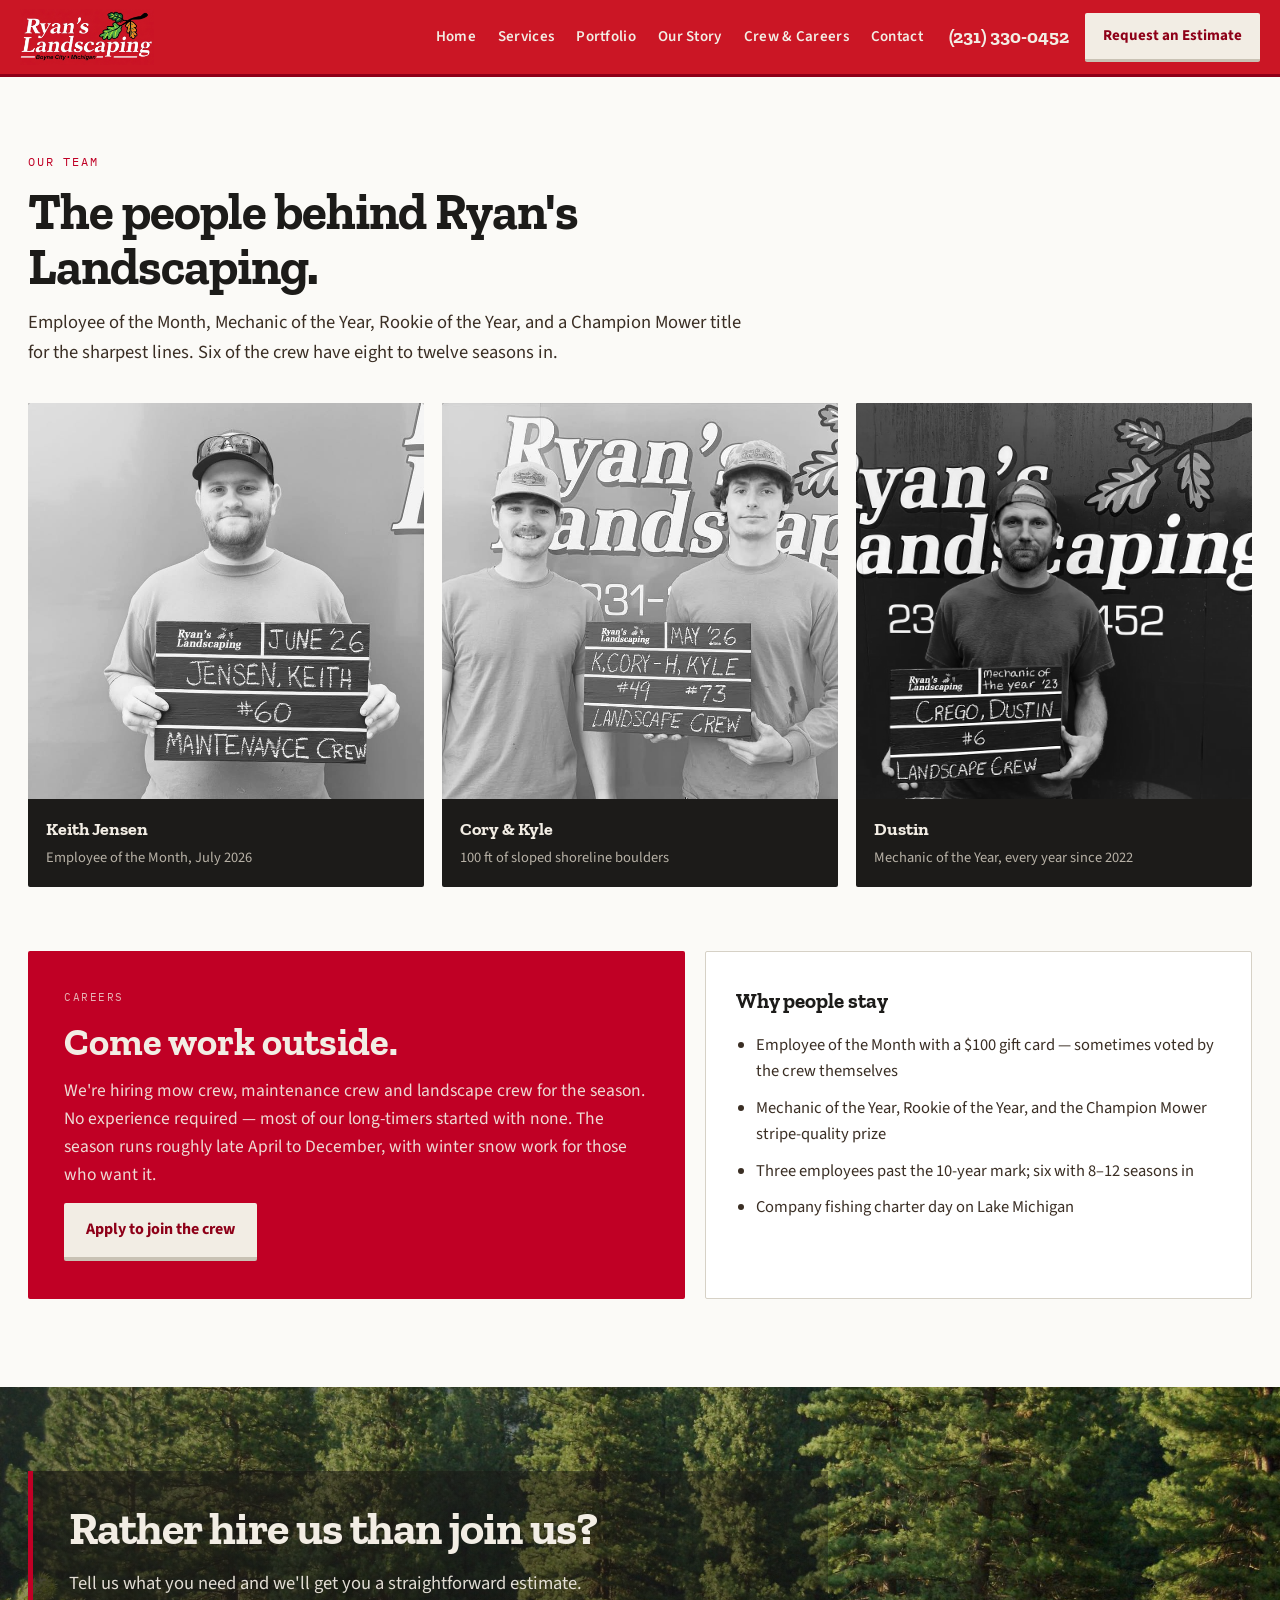
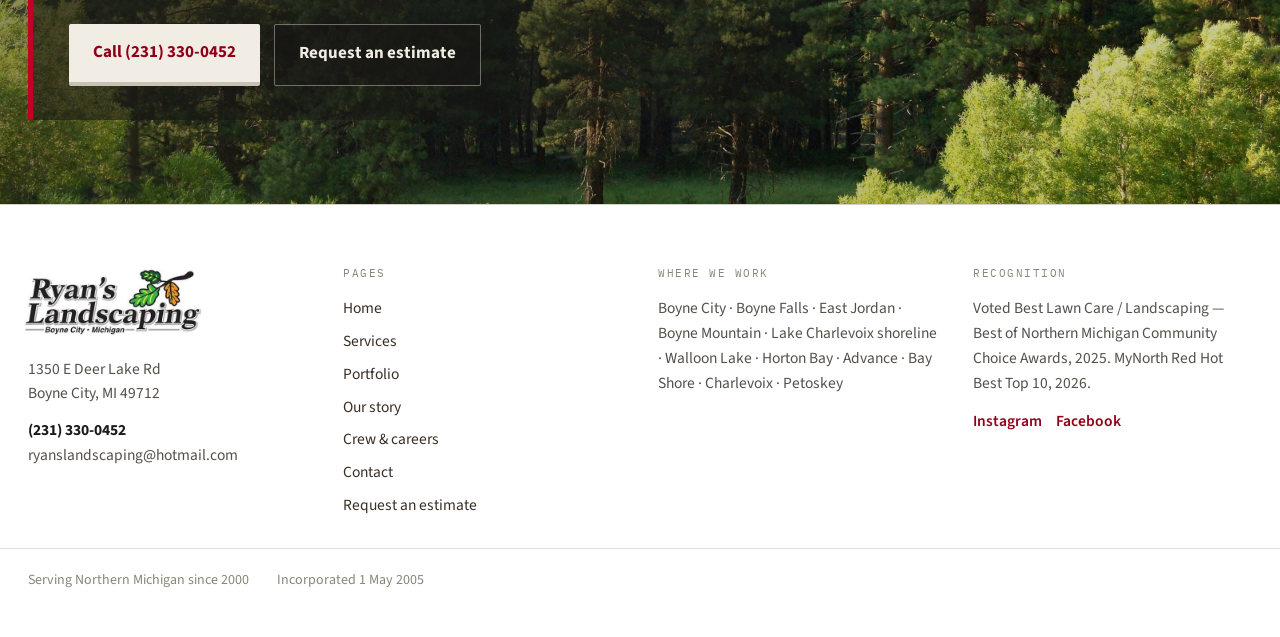
<file: crew.html>
<!DOCTYPE html>
<html lang="en">
<head>
<meta charset="utf-8">
<meta name="viewport" content="width=device-width, initial-scale=1">
<title>Our Team & Careers — Ryan's Landscaping</title>
<meta name="description" content="Full-service landscaping, lawn maintenance and snow removal in Boyne City and Northern Michigan since 2000.">
<link rel="preconnect" href="https://fonts.googleapis.com">
<link rel="preconnect" href="https://fonts.gstatic.com" crossorigin>
<link href="https://fonts.googleapis.com/css2?family=Zilla+Slab:ital,wght@0,400;0,600;0,700;1,600;1,700&family=Source+Sans+3:ital,wght@0,400;0,600;0,700;1,400&family=IBM+Plex+Mono:wght@400;500&display=swap" rel="stylesheet">
<style>
*, *::before, *::after { box-sizing: border-box; }
html { scroll-behavior: smooth; }
body { margin: 0; background: #FBFAF7; color: #1C1B19; -webkit-font-smoothing: antialiased; }
a { color: #8E0018; text-decoration: none; }
a:hover { color: #C00025; text-decoration: underline; }
::selection { background: #C00025; color: #F2EDE4; }
input:focus, select:focus, textarea:focus { outline: 2px solid #C00025; outline-offset: 1px; }
.rl-nav-toggle { display: none; }
@media (max-width: 1120px) {
  .rl-nav-desktop { display: none !important; }
  .rl-nav-toggle { display: flex !important; }
  .trust-bar { justify-content: flex-start !important; font-size: 12px !important; column-gap: 18px !important; }
  .trust-bar .sep { display: none !important; }
}
@media (min-width: 1121px) {
  .rl-nav-mobile { display: none !important; }
  #rl-mobile-menu { display: none !important; }
}
@media (max-width: 900px) {
  .two-col { grid-template-columns: 1fr !important; }
  .form-grid { grid-template-columns: 1fr !important; }
  .port-grid { grid-template-columns: 1fr 1fr !important; }
  .port-grid figure { grid-column: auto !important; }
  .stats-row { grid-template-columns: repeat(auto-fit, minmax(130px, 1fr)) !important; }
  .tl-row { grid-template-columns: 60px 36px 1fr !important; }
}
@media (max-width: 560px) { .port-grid { grid-template-columns: 1fr !important; } }
</style>
</head>
<body>
<div data-screen-label="Crew &amp; Careers" style="font-family:'Source Sans 3',system-ui,sans-serif;font-size:17px;line-height:1.6;background:#FBFAF7;color:#1C1B19">
  <div style="position:sticky;top:0;z-index:60">
<header style="background:#CB1625;color:#F2EDE4;border-bottom:3px solid #8E0018">
  <div style="max-width:1280px;margin:0 auto;padding:9px 20px;display:flex;align-items:center;gap:26px">
    <a href="index.html" style="display:flex;align-items:center;text-decoration:none;flex-shrink:0;margin-right:auto">
      <img src="images/logo-red.png" alt="Ryan's Landscaping — Boyne City, Michigan" style="height:56px;width:auto;display:block">
    </a>
    <nav class="rl-nav-desktop" style="display:flex;flex-wrap:wrap;gap:8px 22px;font-size:15px;font-weight:600;letter-spacing:0.02em;white-space:nowrap">
      <a href="index.html" style="color:#F2EDE4;text-decoration:none">Home</a>
      <a href="services.html" style="color:#F2EDE4;text-decoration:none">Services</a>
      <a href="portfolio.html" style="color:#F2EDE4;text-decoration:none">Portfolio</a>
      <a href="story.html" style="color:#F2EDE4;text-decoration:none">Our Story</a>
      <a href="crew.html" style="color:#F2EDE4;text-decoration:none">Crew &amp; Careers</a>
      <a href="contact.html" style="color:#F2EDE4;text-decoration:none">Contact</a>
    </nav>
    <div class="rl-nav-desktop" style="display:flex;align-items:center;gap:16px;flex-shrink:0">
      <a href="tel:+12313300452" style="color:#F2EDE4;text-decoration:none;font-family:'Zilla Slab',Georgia,serif;font-weight:700;font-size:19px;white-space:nowrap">(231) 330-0452</a>
      <a href="contact.html" style="background:#F2EDE4;color:#8E0018;text-decoration:none;font-weight:700;font-size:15px;padding:11px 18px;border-radius:2px;white-space:nowrap;border-bottom:3px solid #C9C2B4">Request an Estimate</a>
    </div>
    <button class="rl-nav-toggle" onclick="var m=document.getElementById('rl-mobile-menu');m.style.display=(m.style.display==='block')?'none':'block'" aria-label="Toggle menu" style="display:none;flex-direction:column;justify-content:center;gap:5px;width:46px;height:44px;background:transparent;border:1px solid rgba(242,237,228,0.55);border-radius:2px;cursor:pointer;padding:10px 11px">
      <span style="display:block;height:2px;background:#F2EDE4"></span>
      <span style="display:block;height:2px;background:#F2EDE4"></span>
      <span style="display:block;height:2px;background:#F2EDE4"></span>
    </button>
  </div>
  <div id="rl-mobile-menu" style="display:none">
    <nav class="rl-nav-mobile" style="display:flex;flex-direction:column;padding:4px 20px 18px;border-top:1px solid rgba(242,237,228,0.25)">
      <a href="index.html" style="color:#F2EDE4;text-decoration:none;font-size:17px;font-weight:600;padding:13px 6px;border-bottom:1px solid rgba(242,237,228,0.14)">Home</a>
      <a href="services.html" style="color:#F2EDE4;text-decoration:none;font-size:17px;font-weight:600;padding:13px 6px;border-bottom:1px solid rgba(242,237,228,0.14)">Services</a>
      <a href="portfolio.html" style="color:#F2EDE4;text-decoration:none;font-size:17px;font-weight:600;padding:13px 6px;border-bottom:1px solid rgba(242,237,228,0.14)">Portfolio</a>
      <a href="story.html" style="color:#F2EDE4;text-decoration:none;font-size:17px;font-weight:600;padding:13px 6px;border-bottom:1px solid rgba(242,237,228,0.14)">Our Story</a>
      <a href="crew.html" style="color:#F2EDE4;text-decoration:none;font-size:17px;font-weight:600;padding:13px 6px;border-bottom:1px solid rgba(242,237,228,0.14)">Crew &amp; Careers</a>
      <a href="contact.html" style="color:#F2EDE4;text-decoration:none;font-size:17px;font-weight:600;padding:13px 6px;border-bottom:1px solid rgba(242,237,228,0.14)">Contact</a>
      <a href="tel:+12313300452" style="color:#F2EDE4;text-decoration:none;font-family:'Zilla Slab',Georgia,serif;font-weight:700;font-size:19px;padding:14px 6px 4px">Call (231) 330-0452</a>
      <a href="contact.html" style="margin-top:14px;background:#F2EDE4;color:#8E0018;text-decoration:none;text-align:center;font-weight:700;font-size:16px;padding:13px;border-radius:2px;border-bottom:3px solid #C9C2B4">Request an Estimate</a>
    </nav>
  </div>
</header>
</div>

  <section style="max-width:1280px;margin:0 auto;padding:76px 28px 0">
    <div style="max-width:720px;margin-bottom:36px">
      <div style="font-family:'IBM Plex Mono',monospace;font-size:11.5px;letter-spacing:0.16em;text-transform:uppercase;color:#C00025;margin-bottom:14px">Our Team</div>
      <h1 style="font-family:'Zilla Slab',Georgia,serif;font-weight:700;font-size:clamp(34px,4vw,54px);line-height:1.06;letter-spacing:-1px;margin:0 0 14px">The people behind Ryan's Landscaping.</h1>
      <p style="font-size:18.5px;color:#3A2E24;margin:0">Employee of the Month, Mechanic of the Year, Rookie of the Year, and a Champion Mower title for the sharpest lines. Six of the crew have eight to twelve seasons in.</p>
    </div>
    <div style="display:grid;grid-template-columns:repeat(auto-fit,minmax(250px,1fr));gap:18px">
      <figure style="margin:0;background:#1C1B19;border-radius:2px;overflow:hidden">
        <img src="images/crew-keith.jpg" alt="Keith Jensen, employee of the month portrait" style="width:100%;aspect-ratio:1/1;object-fit:cover;display:block;filter:grayscale(1) contrast(1.06)">
        <figcaption style="padding:16px 18px;color:#F2EDE4"><strong style="font-family:'Zilla Slab',Georgia,serif;font-size:18px">Keith Jensen</strong><br><span style="font-size:14.5px;color:#B7B1A6">Employee of the Month, July 2026</span></figcaption>
      </figure>
      <figure style="margin:0;background:#1C1B19;border-radius:2px;overflow:hidden">
        <img src="images/crew-cory-kyle.jpg" alt="Cory and Kyle, employees of the month, shoreline boulder work" style="width:100%;aspect-ratio:1/1;object-fit:cover;display:block;filter:grayscale(1) contrast(1.06)">
        <figcaption style="padding:16px 18px;color:#F2EDE4"><strong style="font-family:'Zilla Slab',Georgia,serif;font-size:18px">Cory &amp; Kyle</strong><br><span style="font-size:14.5px;color:#B7B1A6">100 ft of sloped shoreline boulders</span></figcaption>
      </figure>
      <figure style="margin:0;background:#1C1B19;border-radius:2px;overflow:hidden">
        <img src="images/crew-dustin.jpg" alt="Dustin, mechanic of the year" style="width:100%;aspect-ratio:1/1;object-fit:cover;display:block;filter:grayscale(1) contrast(1.06)">
        <figcaption style="padding:16px 18px;color:#F2EDE4"><strong style="font-family:'Zilla Slab',Georgia,serif;font-size:18px">Dustin</strong><br><span style="font-size:14.5px;color:#B7B1A6">Mechanic of the Year, every year since 2022</span></figcaption>
      </figure>
    </div>
  </section>

  <section id="careers" style="max-width:1280px;margin:0 auto;padding:64px 28px 88px">
    <div class="two-col" style="display:grid;grid-template-columns:minmax(0,1.2fr) minmax(0,1fr);gap:20px;align-items:stretch">
      <div style="background:#C00025;color:#F2EDE4;border-radius:2px;padding:38px 36px;display:flex;flex-direction:column;gap:14px">
        <div style="font-family:'IBM Plex Mono',monospace;font-size:11px;letter-spacing:0.14em;text-transform:uppercase;color:rgba(242,237,228,0.75)">Careers</div>
        <h2 style="font-family:'Zilla Slab',Georgia,serif;font-weight:700;font-size:clamp(28px,3vw,40px);line-height:1.1;margin:0">Come work outside.</h2>
        <p style="margin:0;font-size:17.5px;color:rgba(242,237,228,0.92)">We're hiring mow crew, maintenance crew and landscape crew for the season. No experience required — most of our long-timers started with none. The season runs roughly late April to December, with winter snow work for those who want it.</p>
        <a href="mailto:ryanslandscaping@hotmail.com?subject=Crew%20application" style="margin-top:auto;align-self:flex-start;background:#F2EDE4;color:#8E0018;text-decoration:none;font-weight:700;font-size:16px;padding:14px 22px;border-radius:2px;border-bottom:4px solid #C9C2B4">Apply to join the crew</a>
      </div>
      <div style="background:#FFFFFF;border:1px solid #D6D1C6;border-radius:2px;padding:32px 30px">
        <h3 style="font-family:'Zilla Slab',Georgia,serif;font-weight:700;font-size:21px;margin:0 0 14px">Why people stay</h3>
        <ul style="margin:0;padding-left:20px;font-size:16.5px;color:#3A2E24;display:grid;gap:10px">
          <li>Employee of the Month with a $100 gift card — sometimes voted by the crew themselves</li>
          <li>Mechanic of the Year, Rookie of the Year, and the Champion Mower stripe-quality prize</li>
          <li>Three employees past the 10-year mark; six with 8–12 seasons in</li>
          <li>Company fishing charter day on Lake Michigan</li>
        </ul>
      </div>
    </div>
  </section>

  <section style="position:relative;overflow:hidden;background:#1C1B19"><img src="images/forest.jpg" alt="Pine forest in Northern Michigan" style="position:absolute;inset:0;width:100%;height:100%;object-fit:cover"><div style="position:absolute;inset:0;background:linear-gradient(105deg,rgba(24,22,20,0.5),rgba(24,22,20,0.2))"></div><div style="position:relative">
    <div style="max-width:1280px;margin:0 auto;padding:84px 28px">
      <div style="max-width:800px;background:linear-gradient(105deg,rgba(24,22,20,0.62),rgba(24,22,20,0.34));border-left:5px solid #C00025;padding:34px 36px">
        <h2 style="font-family:'Zilla Slab',Georgia,serif;font-weight:700;font-size:clamp(30px,3.6vw,50px);line-height:1.04;letter-spacing:-1px;margin:0 0 16px;color:#F2EDE4">Rather hire us than join us?</h2>
        <p style="font-size:18.5px;color:rgba(242,237,228,0.92);margin:0 0 26px;max-width:600px">Tell us what you need and we'll get you a straightforward estimate.</p>
        <div style="display:flex;flex-wrap:wrap;gap:14px">
          <a href="tel:+12313300452" style="background:#F2EDE4;color:#8E0018;text-decoration:none;font-weight:700;font-size:17px;padding:15px 24px;border-radius:2px;border-bottom:4px solid #C9C2B4">Call (231) 330-0452</a>
          <a href="mailto:ryanslandscaping@hotmail.com" style="background:rgba(24,22,20,0.55);color:#F2EDE4;text-decoration:none;font-weight:700;font-size:17px;padding:15px 24px;border-radius:2px;border:1px solid rgba(242,237,228,0.4)">Request an estimate</a>
        </div>
      </div>
    </div>
  </div></section>

  <footer style="background:#FFFFFF;color:#1C1B19;border-top:1px solid #D6D1C6;font-family:'Source Sans 3',system-ui,sans-serif;font-size:17px;line-height:1.6">
  <div style="max-width:1280px;margin:0 auto;padding:60px 28px 30px;display:grid;grid-template-columns:repeat(auto-fit,minmax(215px,1fr));gap:36px">
    <div>
      <img src="images/logo-white.png" alt="Ryan's Landscaping logo" style="height:76px;width:auto;display:block;margin-bottom:16px;margin-left:-4px">
      <p style="margin:0;font-size:15.5px;color:#54504A">1350 E Deer Lake Rd<br>Boyne City, MI 49712</p>
      <p style="margin:12px 0 0;font-size:15.5px"><a href="tel:+12313300452" style="color:#1C1B19;font-weight:700">(231) 330-0452</a><br><a href="mailto:ryanslandscaping@hotmail.com" style="color:#54504A">ryanslandscaping@hotmail.com</a></p>
    </div>
    <div>
      <div style="font-family:'IBM Plex Mono',monospace;font-size:11px;letter-spacing:0.14em;text-transform:uppercase;color:#8A8578;margin-bottom:14px">Pages</div>
      <div style="display:grid;gap:8px;font-size:15.5px">
        <a href="index.html" style="color:#3A2E24">Home</a>
        <a href="services.html" style="color:#3A2E24">Services</a>
        <a href="portfolio.html" style="color:#3A2E24">Portfolio</a>
        <a href="story.html" style="color:#3A2E24">Our story</a>
        <a href="crew.html" style="color:#3A2E24">Crew &amp; careers</a>
        <a href="contact.html" style="color:#3A2E24">Contact</a>
        <a href="contact.html" style="color:#3A2E24">Request an estimate</a>
      </div>
    </div>
    <div>
      <div style="font-family:'IBM Plex Mono',monospace;font-size:11px;letter-spacing:0.14em;text-transform:uppercase;color:#8A8578;margin-bottom:14px">Where we work</div>
      <p style="margin:0;font-size:15.5px;color:#54504A">Boyne City · Boyne Falls · East Jordan · Boyne Mountain · Lake Charlevoix shoreline · Walloon Lake · Horton Bay · Advance · Bay Shore · Charlevoix · Petoskey</p>
    </div>
    <div>
      <div style="font-family:'IBM Plex Mono',monospace;font-size:11px;letter-spacing:0.14em;text-transform:uppercase;color:#8A8578;margin-bottom:14px">Recognition</div>
      <p style="margin:0 0 14px;font-size:15.5px;color:#54504A">Voted Best Lawn Care / Landscaping — Best of Northern Michigan Community Choice Awards, 2025. MyNorth Red Hot Best Top 10, 2026.</p>
      <div style="display:flex;gap:14px;font-size:15.5px">
        <a href="https://www.instagram.com/ryanslandscaping_boyne/" style="color:#8E0018;font-weight:600">Instagram</a>
        <a href="https://www.facebook.com/p/Ryans-Landscaping-Inc-100071827189991/" style="color:#8E0018;font-weight:600">Facebook</a>
      </div>
    </div>
  </div>
  <div style="max-width:1280px;margin:0 auto;padding:20px 28px 46px;border-top:1px solid #E4DFD5;display:flex;flex-wrap:wrap;gap:12px 28px;font-size:14px;color:#8A8578">
    <span>Serving Northern Michigan since 2000</span>
    <span>Incorporated 1 May 2005</span>
  </div>
</footer>
</div>

</body>
</html>
</file>
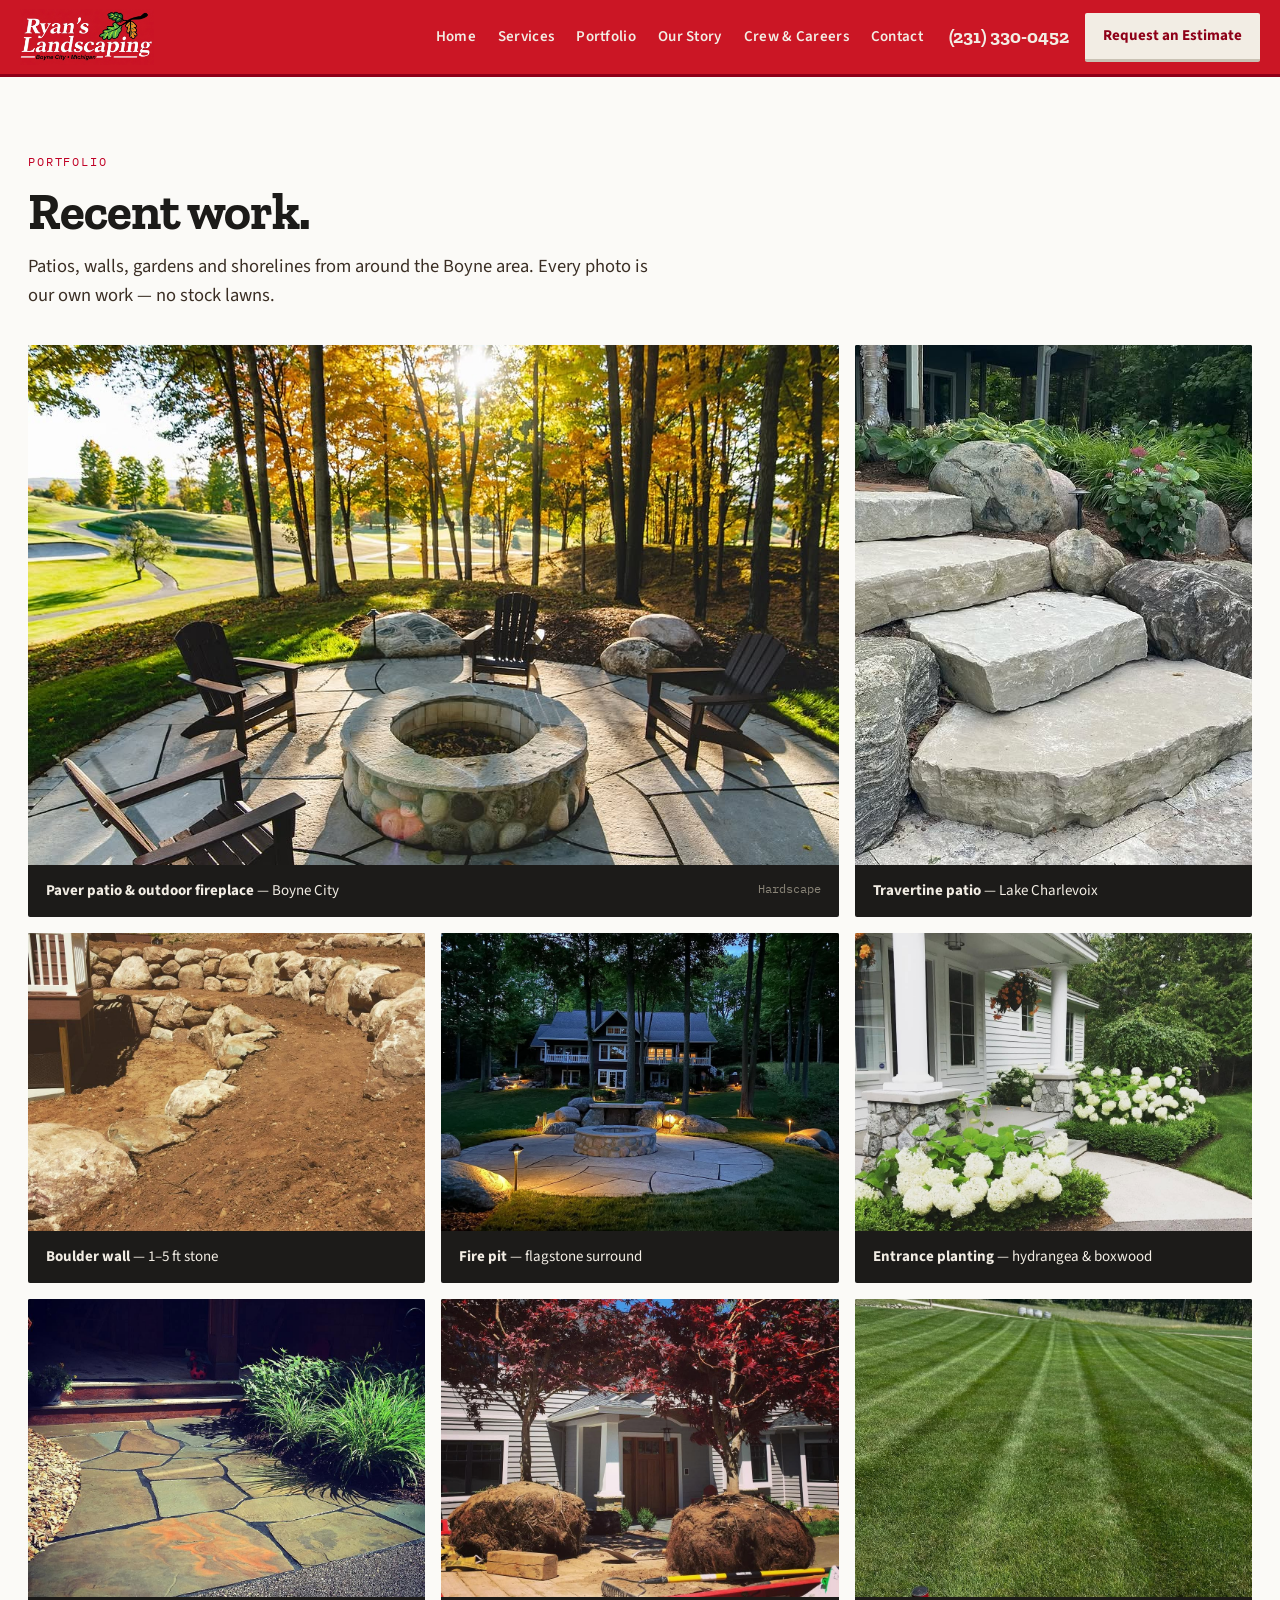
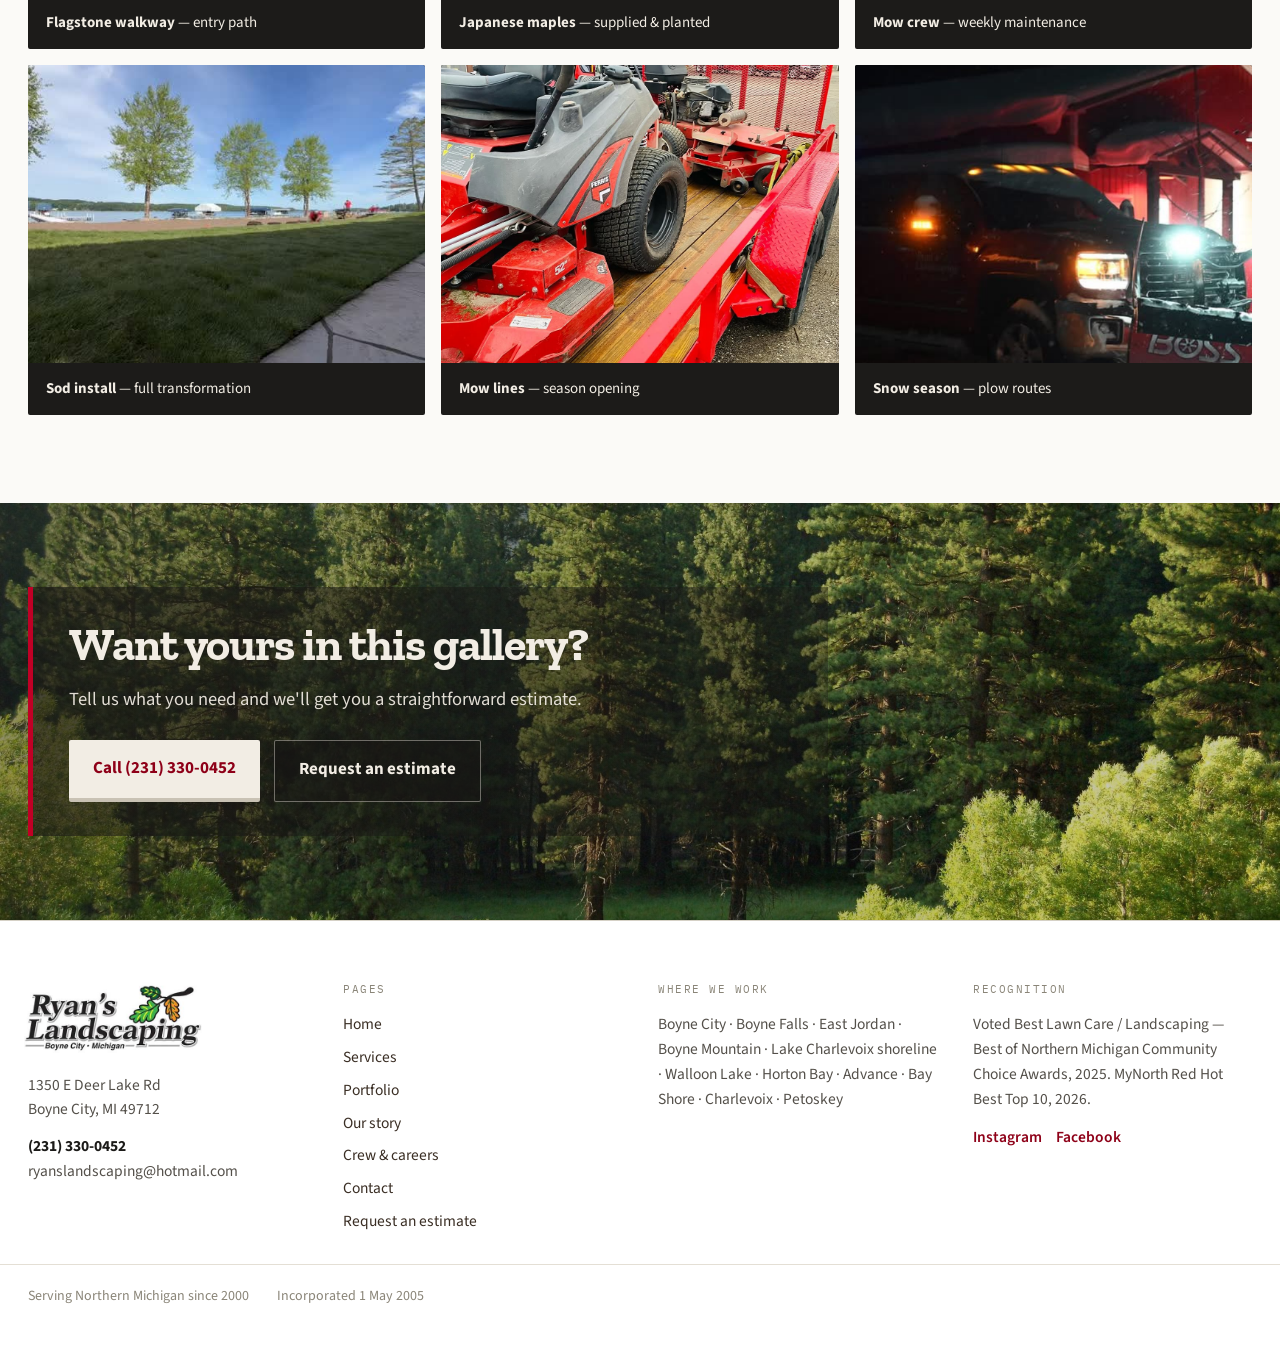
<file: portfolio.html>
<!DOCTYPE html>
<html lang="en">
<head>
<meta charset="utf-8">
<meta name="viewport" content="width=device-width, initial-scale=1">
<title>Portfolio — Ryan's Landscaping</title>
<meta name="description" content="Full-service landscaping, lawn maintenance and snow removal in Boyne City and Northern Michigan since 2000.">
<link rel="preconnect" href="https://fonts.googleapis.com">
<link rel="preconnect" href="https://fonts.gstatic.com" crossorigin>
<link href="https://fonts.googleapis.com/css2?family=Zilla+Slab:ital,wght@0,400;0,600;0,700;1,600;1,700&family=Source+Sans+3:ital,wght@0,400;0,600;0,700;1,400&family=IBM+Plex+Mono:wght@400;500&display=swap" rel="stylesheet">
<style>
*, *::before, *::after { box-sizing: border-box; }
html { scroll-behavior: smooth; }
body { margin: 0; background: #FBFAF7; color: #1C1B19; -webkit-font-smoothing: antialiased; }
a { color: #8E0018; text-decoration: none; }
a:hover { color: #C00025; text-decoration: underline; }
::selection { background: #C00025; color: #F2EDE4; }
input:focus, select:focus, textarea:focus { outline: 2px solid #C00025; outline-offset: 1px; }
.rl-nav-toggle { display: none; }
@media (max-width: 1120px) {
  .rl-nav-desktop { display: none !important; }
  .rl-nav-toggle { display: flex !important; }
  .trust-bar { justify-content: flex-start !important; font-size: 12px !important; column-gap: 18px !important; }
  .trust-bar .sep { display: none !important; }
}
@media (min-width: 1121px) {
  .rl-nav-mobile { display: none !important; }
  #rl-mobile-menu { display: none !important; }
}
@media (max-width: 900px) {
  .two-col { grid-template-columns: 1fr !important; }
  .form-grid { grid-template-columns: 1fr !important; }
  .port-grid { grid-template-columns: 1fr 1fr !important; }
  .port-grid figure { grid-column: auto !important; }
  .stats-row { grid-template-columns: repeat(auto-fit, minmax(130px, 1fr)) !important; }
  .tl-row { grid-template-columns: 60px 36px 1fr !important; }
}
@media (max-width: 560px) { .port-grid { grid-template-columns: 1fr !important; } }
</style>
</head>
<body>
<div data-screen-label="Portfolio" style="font-family:'Source Sans 3',system-ui,sans-serif;font-size:17px;line-height:1.6;background:#FBFAF7;color:#1C1B19">
  <div style="position:sticky;top:0;z-index:60">
<header style="background:#CB1625;color:#F2EDE4;border-bottom:3px solid #8E0018">
  <div style="max-width:1280px;margin:0 auto;padding:9px 20px;display:flex;align-items:center;gap:26px">
    <a href="index.html" style="display:flex;align-items:center;text-decoration:none;flex-shrink:0;margin-right:auto">
      <img src="images/logo-red.png" alt="Ryan's Landscaping — Boyne City, Michigan" style="height:56px;width:auto;display:block">
    </a>
    <nav class="rl-nav-desktop" style="display:flex;flex-wrap:wrap;gap:8px 22px;font-size:15px;font-weight:600;letter-spacing:0.02em;white-space:nowrap">
      <a href="index.html" style="color:#F2EDE4;text-decoration:none">Home</a>
      <a href="services.html" style="color:#F2EDE4;text-decoration:none">Services</a>
      <a href="portfolio.html" style="color:#F2EDE4;text-decoration:none">Portfolio</a>
      <a href="story.html" style="color:#F2EDE4;text-decoration:none">Our Story</a>
      <a href="crew.html" style="color:#F2EDE4;text-decoration:none">Crew &amp; Careers</a>
      <a href="contact.html" style="color:#F2EDE4;text-decoration:none">Contact</a>
    </nav>
    <div class="rl-nav-desktop" style="display:flex;align-items:center;gap:16px;flex-shrink:0">
      <a href="tel:+12313300452" style="color:#F2EDE4;text-decoration:none;font-family:'Zilla Slab',Georgia,serif;font-weight:700;font-size:19px;white-space:nowrap">(231) 330-0452</a>
      <a href="contact.html" style="background:#F2EDE4;color:#8E0018;text-decoration:none;font-weight:700;font-size:15px;padding:11px 18px;border-radius:2px;white-space:nowrap;border-bottom:3px solid #C9C2B4">Request an Estimate</a>
    </div>
    <button class="rl-nav-toggle" onclick="var m=document.getElementById('rl-mobile-menu');m.style.display=(m.style.display==='block')?'none':'block'" aria-label="Toggle menu" style="display:none;flex-direction:column;justify-content:center;gap:5px;width:46px;height:44px;background:transparent;border:1px solid rgba(242,237,228,0.55);border-radius:2px;cursor:pointer;padding:10px 11px">
      <span style="display:block;height:2px;background:#F2EDE4"></span>
      <span style="display:block;height:2px;background:#F2EDE4"></span>
      <span style="display:block;height:2px;background:#F2EDE4"></span>
    </button>
  </div>
  <div id="rl-mobile-menu" style="display:none">
    <nav class="rl-nav-mobile" style="display:flex;flex-direction:column;padding:4px 20px 18px;border-top:1px solid rgba(242,237,228,0.25)">
      <a href="index.html" style="color:#F2EDE4;text-decoration:none;font-size:17px;font-weight:600;padding:13px 6px;border-bottom:1px solid rgba(242,237,228,0.14)">Home</a>
      <a href="services.html" style="color:#F2EDE4;text-decoration:none;font-size:17px;font-weight:600;padding:13px 6px;border-bottom:1px solid rgba(242,237,228,0.14)">Services</a>
      <a href="portfolio.html" style="color:#F2EDE4;text-decoration:none;font-size:17px;font-weight:600;padding:13px 6px;border-bottom:1px solid rgba(242,237,228,0.14)">Portfolio</a>
      <a href="story.html" style="color:#F2EDE4;text-decoration:none;font-size:17px;font-weight:600;padding:13px 6px;border-bottom:1px solid rgba(242,237,228,0.14)">Our Story</a>
      <a href="crew.html" style="color:#F2EDE4;text-decoration:none;font-size:17px;font-weight:600;padding:13px 6px;border-bottom:1px solid rgba(242,237,228,0.14)">Crew &amp; Careers</a>
      <a href="contact.html" style="color:#F2EDE4;text-decoration:none;font-size:17px;font-weight:600;padding:13px 6px;border-bottom:1px solid rgba(242,237,228,0.14)">Contact</a>
      <a href="tel:+12313300452" style="color:#F2EDE4;text-decoration:none;font-family:'Zilla Slab',Georgia,serif;font-weight:700;font-size:19px;padding:14px 6px 4px">Call (231) 330-0452</a>
      <a href="contact.html" style="margin-top:14px;background:#F2EDE4;color:#8E0018;text-decoration:none;text-align:center;font-weight:700;font-size:16px;padding:13px;border-radius:2px;border-bottom:3px solid #C9C2B4">Request an Estimate</a>
    </nav>
  </div>
</header>
</div>

  <section style="max-width:1280px;margin:0 auto;padding:76px 28px 88px">
    <div style="max-width:640px;margin-bottom:34px">
      <div style="font-family:'IBM Plex Mono',monospace;font-size:11.5px;letter-spacing:0.16em;text-transform:uppercase;color:#C00025;margin-bottom:14px">Portfolio</div>
      <h1 style="font-family:'Zilla Slab',Georgia,serif;font-weight:700;font-size:clamp(34px,4vw,54px);line-height:1.06;letter-spacing:-1px;margin:0 0 12px">Recent work.</h1>
      <p style="font-size:18.5px;color:#3A2E24;margin:0">Patios, walls, gardens and shorelines from around the Boyne area. Every photo is our own work — no stock lawns.</p>
    </div>

    <div class="port-grid" style="display:grid;grid-template-columns:repeat(6,1fr);gap:16px">
      <figure style="grid-column:span 4;margin:0;background:#1C1B19;border-radius:2px;overflow:hidden">
        <img src="images/patio-fireplace.jpg" alt="Paver patio with outdoor fireplace installed in Boyne City, Michigan" style="width:100%;height:100%;min-height:340px;max-height:520px;object-fit:cover;display:block">
        <figcaption style="padding:14px 18px;color:#F2EDE4;font-size:15px;display:flex;justify-content:space-between;gap:12px;flex-wrap:wrap"><span><strong>Paver patio &amp; outdoor fireplace</strong> — Boyne City</span><span style="color:#8A8578;font-family:'IBM Plex Mono',monospace;font-size:12px">Hardscape</span></figcaption>
      </figure>
      <figure style="grid-column:span 2;margin:0;background:#1C1B19;border-radius:2px;overflow:hidden">
        <img src="images/travertine-patio.jpg" alt="Travertine patio overlooking Lake Charlevoix" style="width:100%;height:100%;min-height:340px;max-height:520px;object-fit:cover;display:block">
        <figcaption style="padding:14px 18px;color:#F2EDE4;font-size:15px"><strong>Travertine patio</strong> — Lake Charlevoix</figcaption>
      </figure>
      <figure style="grid-column:span 2;margin:0;background:#1C1B19;border-radius:2px;overflow:hidden">
        <img src="images/boulder-wall.jpg" alt="Finished boulder retaining wall, 1 to 5 foot boulders, Boyne City Michigan" style="width:100%;aspect-ratio:4/3;object-fit:cover;display:block">
        <figcaption style="padding:14px 18px;color:#F2EDE4;font-size:15px"><strong>Boulder wall</strong> — 1–5 ft stone</figcaption>
      </figure>
      <figure style="grid-column:span 2;margin:0;background:#1C1B19;border-radius:2px;overflow:hidden">
        <img src="images/firepit.jpg" alt="Flagstone fire pit surround built in Northern Michigan" style="width:100%;aspect-ratio:4/3;object-fit:cover;display:block">
        <figcaption style="padding:14px 18px;color:#F2EDE4;font-size:15px"><strong>Fire pit</strong> — flagstone surround</figcaption>
      </figure>
      <figure style="grid-column:span 2;margin:0;background:#1C1B19;border-radius:2px;overflow:hidden">
        <img src="images/entrance-planting.jpg" alt="Entrance landscape planting with hydrangea and boxwood" style="width:100%;aspect-ratio:4/3;object-fit:cover;display:block">
        <figcaption style="padding:14px 18px;color:#F2EDE4;font-size:15px"><strong>Entrance planting</strong> — hydrangea &amp; boxwood</figcaption>
      </figure>
      <figure style="grid-column:span 2;margin:0;background:#1C1B19;border-radius:2px;overflow:hidden">
        <img src="images/flagstone-walk.jpg" alt="Flagstone entry walkway" style="width:100%;aspect-ratio:4/3;object-fit:cover;display:block">
        <figcaption style="padding:14px 18px;color:#F2EDE4;font-size:15px"><strong>Flagstone walkway</strong> — entry path</figcaption>
      </figure>
      <figure style="grid-column:span 2;margin:0;background:#1C1B19;border-radius:2px;overflow:hidden">
        <img src="images/japanese-maples.jpg" alt="Japanese maples supplied and planted" style="width:100%;aspect-ratio:4/3;object-fit:cover;display:block">
        <figcaption style="padding:14px 18px;color:#F2EDE4;font-size:15px"><strong>Japanese maples</strong> — supplied &amp; planted</figcaption>
      </figure>
      <figure style="grid-column:span 2;margin:0;background:#1C1B19;border-radius:2px;overflow:hidden">
        <img src="images/mow-crew.jpg" alt="Mow crew at work with visible stripe lines, Boyne City Michigan" style="width:100%;aspect-ratio:4/3;object-fit:cover;display:block">
        <figcaption style="padding:14px 18px;color:#F2EDE4;font-size:15px"><strong>Mow crew</strong> — weekly maintenance</figcaption>
      </figure>
      <figure style="grid-column:span 2;margin:0;background:#1C1B19;border-radius:2px;overflow:hidden">
        <img src="images/sod-install.jpg" alt="Sod installation transformation, June 2026" style="width:100%;aspect-ratio:4/3;object-fit:cover;display:block">
        <figcaption style="padding:14px 18px;color:#F2EDE4;font-size:15px"><strong>Sod install</strong> — full transformation</figcaption>
      </figure>
      <figure style="grid-column:span 2;margin:0;background:#1C1B19;border-radius:2px;overflow:hidden">
        <img src="images/striped-lawn.jpg" alt="Freshly striped lawn, season opening" style="width:100%;aspect-ratio:4/3;object-fit:cover;display:block">
        <figcaption style="padding:14px 18px;color:#F2EDE4;font-size:15px"><strong>Mow lines</strong> — season opening</figcaption>
      </figure>
      <figure style="grid-column:span 2;margin:0;background:#1C1B19;border-radius:2px;overflow:hidden">
        <img src="images/snow-removal.jpg" alt="Snow removal season in Boyne City Michigan" style="width:100%;aspect-ratio:4/3;object-fit:cover;display:block">
        <figcaption style="padding:14px 18px;color:#F2EDE4;font-size:15px"><strong>Snow season</strong> — plow routes</figcaption>
      </figure>
    </div>
  </section>

  <section style="position:relative;overflow:hidden;background:#1C1B19"><img src="images/forest.jpg" alt="Pine forest in Northern Michigan" style="position:absolute;inset:0;width:100%;height:100%;object-fit:cover"><div style="position:absolute;inset:0;background:linear-gradient(105deg,rgba(24,22,20,0.5),rgba(24,22,20,0.2))"></div><div style="position:relative">
    <div style="max-width:1280px;margin:0 auto;padding:84px 28px">
      <div style="max-width:800px;background:linear-gradient(105deg,rgba(24,22,20,0.62),rgba(24,22,20,0.34));border-left:5px solid #C00025;padding:34px 36px">
        <h2 style="font-family:'Zilla Slab',Georgia,serif;font-weight:700;font-size:clamp(30px,3.6vw,50px);line-height:1.04;letter-spacing:-1px;margin:0 0 16px;color:#F2EDE4">Want yours in this gallery?</h2>
        <p style="font-size:18.5px;color:rgba(242,237,228,0.92);margin:0 0 26px;max-width:600px">Tell us what you need and we'll get you a straightforward estimate.</p>
        <div style="display:flex;flex-wrap:wrap;gap:14px">
          <a href="tel:+12313300452" style="background:#F2EDE4;color:#8E0018;text-decoration:none;font-weight:700;font-size:17px;padding:15px 24px;border-radius:2px;border-bottom:4px solid #C9C2B4">Call (231) 330-0452</a>
          <a href="mailto:ryanslandscaping@hotmail.com" style="background:rgba(24,22,20,0.55);color:#F2EDE4;text-decoration:none;font-weight:700;font-size:17px;padding:15px 24px;border-radius:2px;border:1px solid rgba(242,237,228,0.4)">Request an estimate</a>
        </div>
      </div>
    </div>
  </div></section>

  <footer style="background:#FFFFFF;color:#1C1B19;border-top:1px solid #D6D1C6;font-family:'Source Sans 3',system-ui,sans-serif;font-size:17px;line-height:1.6">
  <div style="max-width:1280px;margin:0 auto;padding:60px 28px 30px;display:grid;grid-template-columns:repeat(auto-fit,minmax(215px,1fr));gap:36px">
    <div>
      <img src="images/logo-white.png" alt="Ryan's Landscaping logo" style="height:76px;width:auto;display:block;margin-bottom:16px;margin-left:-4px">
      <p style="margin:0;font-size:15.5px;color:#54504A">1350 E Deer Lake Rd<br>Boyne City, MI 49712</p>
      <p style="margin:12px 0 0;font-size:15.5px"><a href="tel:+12313300452" style="color:#1C1B19;font-weight:700">(231) 330-0452</a><br><a href="mailto:ryanslandscaping@hotmail.com" style="color:#54504A">ryanslandscaping@hotmail.com</a></p>
    </div>
    <div>
      <div style="font-family:'IBM Plex Mono',monospace;font-size:11px;letter-spacing:0.14em;text-transform:uppercase;color:#8A8578;margin-bottom:14px">Pages</div>
      <div style="display:grid;gap:8px;font-size:15.5px">
        <a href="index.html" style="color:#3A2E24">Home</a>
        <a href="services.html" style="color:#3A2E24">Services</a>
        <a href="portfolio.html" style="color:#3A2E24">Portfolio</a>
        <a href="story.html" style="color:#3A2E24">Our story</a>
        <a href="crew.html" style="color:#3A2E24">Crew &amp; careers</a>
        <a href="contact.html" style="color:#3A2E24">Contact</a>
        <a href="contact.html" style="color:#3A2E24">Request an estimate</a>
      </div>
    </div>
    <div>
      <div style="font-family:'IBM Plex Mono',monospace;font-size:11px;letter-spacing:0.14em;text-transform:uppercase;color:#8A8578;margin-bottom:14px">Where we work</div>
      <p style="margin:0;font-size:15.5px;color:#54504A">Boyne City · Boyne Falls · East Jordan · Boyne Mountain · Lake Charlevoix shoreline · Walloon Lake · Horton Bay · Advance · Bay Shore · Charlevoix · Petoskey</p>
    </div>
    <div>
      <div style="font-family:'IBM Plex Mono',monospace;font-size:11px;letter-spacing:0.14em;text-transform:uppercase;color:#8A8578;margin-bottom:14px">Recognition</div>
      <p style="margin:0 0 14px;font-size:15.5px;color:#54504A">Voted Best Lawn Care / Landscaping — Best of Northern Michigan Community Choice Awards, 2025. MyNorth Red Hot Best Top 10, 2026.</p>
      <div style="display:flex;gap:14px;font-size:15.5px">
        <a href="https://www.instagram.com/ryanslandscaping_boyne/" style="color:#8E0018;font-weight:600">Instagram</a>
        <a href="https://www.facebook.com/p/Ryans-Landscaping-Inc-100071827189991/" style="color:#8E0018;font-weight:600">Facebook</a>
      </div>
    </div>
  </div>
  <div style="max-width:1280px;margin:0 auto;padding:20px 28px 46px;border-top:1px solid #E4DFD5;display:flex;flex-wrap:wrap;gap:12px 28px;font-size:14px;color:#8A8578">
    <span>Serving Northern Michigan since 2000</span>
    <span>Incorporated 1 May 2005</span>
  </div>
</footer>
</div>

</body>
</html>
</file>
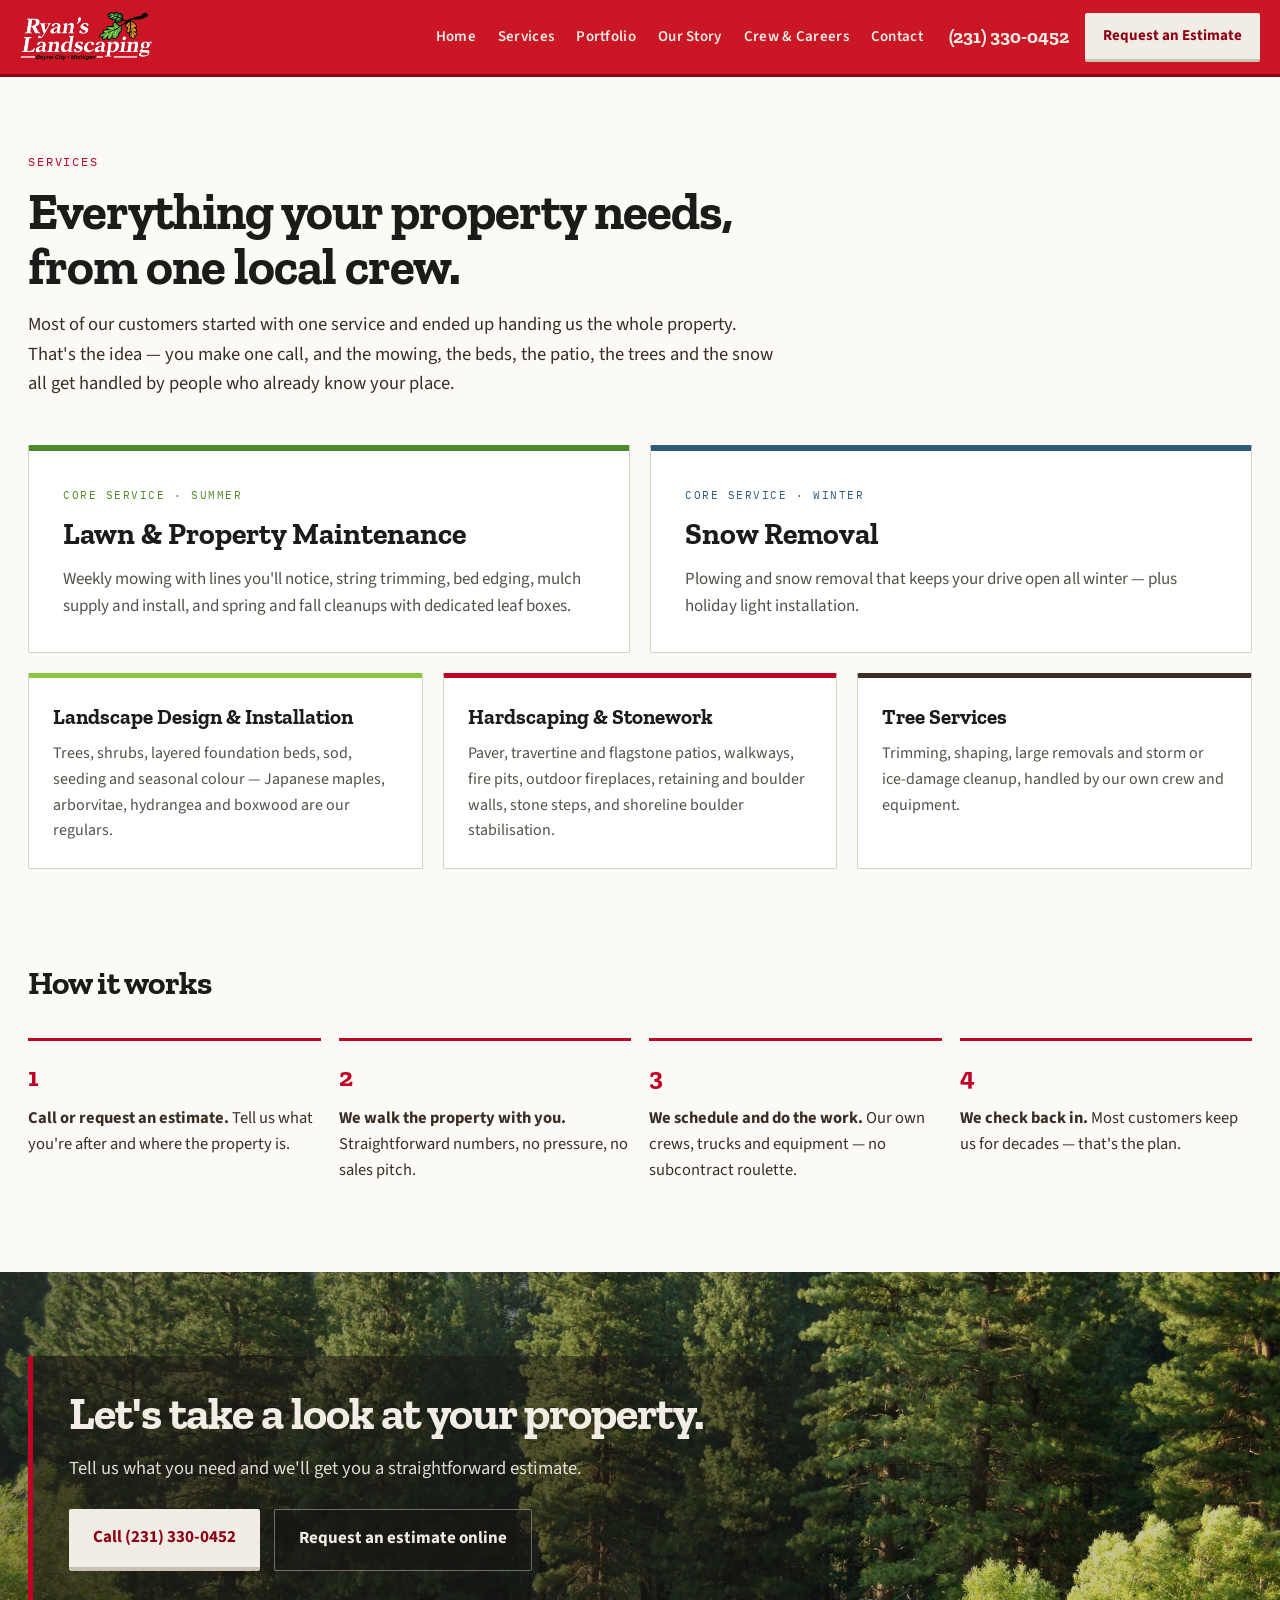
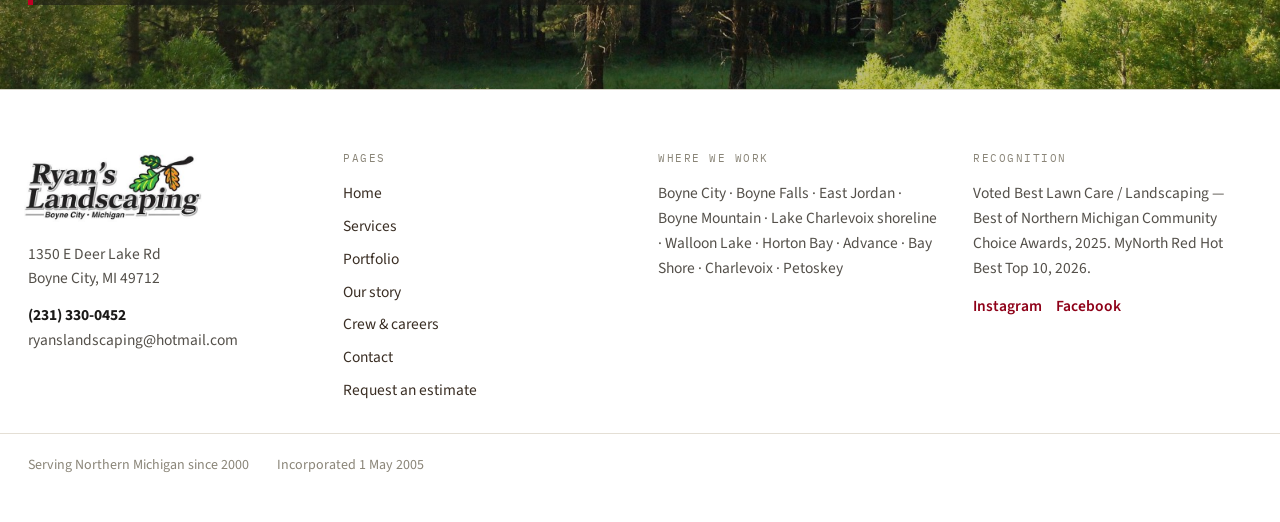
<file: services.html>
<!DOCTYPE html>
<html lang="en">
<head>
<meta charset="utf-8">
<meta name="viewport" content="width=device-width, initial-scale=1">
<title>Services — Ryan's Landscaping</title>
<meta name="description" content="Full-service landscaping, lawn maintenance and snow removal in Boyne City and Northern Michigan since 2000.">
<link rel="preconnect" href="https://fonts.googleapis.com">
<link rel="preconnect" href="https://fonts.gstatic.com" crossorigin>
<link href="https://fonts.googleapis.com/css2?family=Zilla+Slab:ital,wght@0,400;0,600;0,700;1,600;1,700&family=Source+Sans+3:ital,wght@0,400;0,600;0,700;1,400&family=IBM+Plex+Mono:wght@400;500&display=swap" rel="stylesheet">
<style>
*, *::before, *::after { box-sizing: border-box; }
html { scroll-behavior: smooth; }
body { margin: 0; background: #FBFAF7; color: #1C1B19; -webkit-font-smoothing: antialiased; }
a { color: #8E0018; text-decoration: none; }
a:hover { color: #C00025; text-decoration: underline; }
::selection { background: #C00025; color: #F2EDE4; }
input:focus, select:focus, textarea:focus { outline: 2px solid #C00025; outline-offset: 1px; }
.rl-nav-toggle { display: none; }
@media (max-width: 1120px) {
  .rl-nav-desktop { display: none !important; }
  .rl-nav-toggle { display: flex !important; }
  .trust-bar { justify-content: flex-start !important; font-size: 12px !important; column-gap: 18px !important; }
  .trust-bar .sep { display: none !important; }
}
@media (min-width: 1121px) {
  .rl-nav-mobile { display: none !important; }
  #rl-mobile-menu { display: none !important; }
}
@media (max-width: 900px) {
  .two-col { grid-template-columns: 1fr !important; }
  .form-grid { grid-template-columns: 1fr !important; }
  .port-grid { grid-template-columns: 1fr 1fr !important; }
  .port-grid figure { grid-column: auto !important; }
  .stats-row { grid-template-columns: repeat(auto-fit, minmax(130px, 1fr)) !important; }
  .tl-row { grid-template-columns: 60px 36px 1fr !important; }
}
@media (max-width: 560px) { .port-grid { grid-template-columns: 1fr !important; } }
</style>
</head>
<body>
<div data-screen-label="Services" style="font-family:'Source Sans 3',system-ui,sans-serif;font-size:17px;line-height:1.6;background:#FBFAF7;color:#1C1B19">
  <div style="position:sticky;top:0;z-index:60">
<header style="background:#CB1625;color:#F2EDE4;border-bottom:3px solid #8E0018">
  <div style="max-width:1280px;margin:0 auto;padding:9px 20px;display:flex;align-items:center;gap:26px">
    <a href="index.html" style="display:flex;align-items:center;text-decoration:none;flex-shrink:0;margin-right:auto">
      <img src="images/logo-red.png" alt="Ryan's Landscaping — Boyne City, Michigan" style="height:56px;width:auto;display:block">
    </a>
    <nav class="rl-nav-desktop" style="display:flex;flex-wrap:wrap;gap:8px 22px;font-size:15px;font-weight:600;letter-spacing:0.02em;white-space:nowrap">
      <a href="index.html" style="color:#F2EDE4;text-decoration:none">Home</a>
      <a href="services.html" style="color:#F2EDE4;text-decoration:none">Services</a>
      <a href="portfolio.html" style="color:#F2EDE4;text-decoration:none">Portfolio</a>
      <a href="story.html" style="color:#F2EDE4;text-decoration:none">Our Story</a>
      <a href="crew.html" style="color:#F2EDE4;text-decoration:none">Crew &amp; Careers</a>
      <a href="contact.html" style="color:#F2EDE4;text-decoration:none">Contact</a>
    </nav>
    <div class="rl-nav-desktop" style="display:flex;align-items:center;gap:16px;flex-shrink:0">
      <a href="tel:+12313300452" style="color:#F2EDE4;text-decoration:none;font-family:'Zilla Slab',Georgia,serif;font-weight:700;font-size:19px;white-space:nowrap">(231) 330-0452</a>
      <a href="contact.html" style="background:#F2EDE4;color:#8E0018;text-decoration:none;font-weight:700;font-size:15px;padding:11px 18px;border-radius:2px;white-space:nowrap;border-bottom:3px solid #C9C2B4">Request an Estimate</a>
    </div>
    <button class="rl-nav-toggle" onclick="var m=document.getElementById('rl-mobile-menu');m.style.display=(m.style.display==='block')?'none':'block'" aria-label="Toggle menu" style="display:none;flex-direction:column;justify-content:center;gap:5px;width:46px;height:44px;background:transparent;border:1px solid rgba(242,237,228,0.55);border-radius:2px;cursor:pointer;padding:10px 11px">
      <span style="display:block;height:2px;background:#F2EDE4"></span>
      <span style="display:block;height:2px;background:#F2EDE4"></span>
      <span style="display:block;height:2px;background:#F2EDE4"></span>
    </button>
  </div>
  <div id="rl-mobile-menu" style="display:none">
    <nav class="rl-nav-mobile" style="display:flex;flex-direction:column;padding:4px 20px 18px;border-top:1px solid rgba(242,237,228,0.25)">
      <a href="index.html" style="color:#F2EDE4;text-decoration:none;font-size:17px;font-weight:600;padding:13px 6px;border-bottom:1px solid rgba(242,237,228,0.14)">Home</a>
      <a href="services.html" style="color:#F2EDE4;text-decoration:none;font-size:17px;font-weight:600;padding:13px 6px;border-bottom:1px solid rgba(242,237,228,0.14)">Services</a>
      <a href="portfolio.html" style="color:#F2EDE4;text-decoration:none;font-size:17px;font-weight:600;padding:13px 6px;border-bottom:1px solid rgba(242,237,228,0.14)">Portfolio</a>
      <a href="story.html" style="color:#F2EDE4;text-decoration:none;font-size:17px;font-weight:600;padding:13px 6px;border-bottom:1px solid rgba(242,237,228,0.14)">Our Story</a>
      <a href="crew.html" style="color:#F2EDE4;text-decoration:none;font-size:17px;font-weight:600;padding:13px 6px;border-bottom:1px solid rgba(242,237,228,0.14)">Crew &amp; Careers</a>
      <a href="contact.html" style="color:#F2EDE4;text-decoration:none;font-size:17px;font-weight:600;padding:13px 6px;border-bottom:1px solid rgba(242,237,228,0.14)">Contact</a>
      <a href="tel:+12313300452" style="color:#F2EDE4;text-decoration:none;font-family:'Zilla Slab',Georgia,serif;font-weight:700;font-size:19px;padding:14px 6px 4px">Call (231) 330-0452</a>
      <a href="contact.html" style="margin-top:14px;background:#F2EDE4;color:#8E0018;text-decoration:none;text-align:center;font-weight:700;font-size:16px;padding:13px;border-radius:2px;border-bottom:3px solid #C9C2B4">Request an Estimate</a>
    </nav>
  </div>
</header>
</div>

  <section style="max-width:1280px;margin:0 auto;padding:76px 28px 24px">
    <div style="max-width:760px">
      <div style="font-family:'IBM Plex Mono',monospace;font-size:11.5px;letter-spacing:0.16em;text-transform:uppercase;color:#C00025;margin-bottom:14px">Services</div>
      <h1 style="font-family:'Zilla Slab',Georgia,serif;font-weight:700;font-size:clamp(34px,4vw,54px);line-height:1.06;letter-spacing:-1px;margin:0 0 16px;text-wrap:pretty">Everything your property needs, from one local crew.</h1>
      <p style="font-size:18.5px;color:#3A2E24;margin:0 0 46px">Most of our customers started with one service and ended up handing us the whole property. That's the idea — you make one call, and the mowing, the beds, the patio, the trees and the snow all get handled by people who already know your place.</p>
    </div>

    <div style="display:grid;grid-template-columns:repeat(auto-fit,minmax(280px,1fr));gap:20px">
      <div style="background:#FFFFFF;border:1px solid #D6D1C6;border-top:6px solid #4E8B2C;border-radius:2px;padding:36px 34px 32px;display:flex;flex-direction:column;gap:14px">
        <div style="font-family:'IBM Plex Mono',monospace;font-size:11px;letter-spacing:0.14em;text-transform:uppercase;color:#4E8B2C">Core service · Summer</div>
        <h2 style="font-family:'Zilla Slab',Georgia,serif;font-weight:700;font-size:30px;line-height:1.12;margin:0">Lawn &amp; Property Maintenance</h2>
        <p style="margin:0;font-size:17px;color:#54504A">Weekly mowing with lines you'll notice, string trimming, bed edging, mulch supply and install, and spring and fall cleanups with dedicated leaf boxes.</p>
      </div>
      <div style="background:#FFFFFF;border:1px solid #D6D1C6;border-top:6px solid #2E5C7A;border-radius:2px;padding:36px 34px 32px;display:flex;flex-direction:column;gap:14px">
        <div style="font-family:'IBM Plex Mono',monospace;font-size:11px;letter-spacing:0.14em;text-transform:uppercase;color:#2E5C7A">Core service · Winter</div>
        <h2 style="font-family:'Zilla Slab',Georgia,serif;font-weight:700;font-size:30px;line-height:1.12;margin:0">Snow Removal</h2>
        <p style="margin:0;font-size:17px;color:#54504A">Plowing and snow removal that keeps your drive open all winter — plus holiday light installation.</p>
      </div>
    </div>
    <div style="display:grid;grid-template-columns:repeat(auto-fit,minmax(232px,1fr));gap:20px;margin-top:20px">
      <div style="background:#FFFFFF;border:1px solid #D6D1C6;border-top:5px solid #8CC63F;border-radius:2px;padding:26px 24px 24px;display:flex;flex-direction:column;gap:12px">
        <h2 style="font-family:'Zilla Slab',Georgia,serif;font-weight:700;font-size:21px;line-height:1.2;margin:0">Landscape Design &amp; Installation</h2>
        <p style="margin:0;font-size:16px;color:#54504A">Trees, shrubs, layered foundation beds, sod, seeding and seasonal colour — Japanese maples, arborvitae, hydrangea and boxwood are our regulars.</p>
      </div>
      <div style="background:#FFFFFF;border:1px solid #D6D1C6;border-top:5px solid #C00025;border-radius:2px;padding:26px 24px 24px;display:flex;flex-direction:column;gap:12px">
        <h2 style="font-family:'Zilla Slab',Georgia,serif;font-weight:700;font-size:21px;line-height:1.2;margin:0">Hardscaping &amp; Stonework</h2>
        <p style="margin:0;font-size:16px;color:#54504A">Paver, travertine and flagstone patios, walkways, fire pits, outdoor fireplaces, retaining and boulder walls, stone steps, and shoreline boulder stabilisation.</p>
      </div>
      <div style="background:#FFFFFF;border:1px solid #D6D1C6;border-top:5px solid #3A2E24;border-radius:2px;padding:26px 24px 24px;display:flex;flex-direction:column;gap:12px">
        <h2 style="font-family:'Zilla Slab',Georgia,serif;font-weight:700;font-size:21px;line-height:1.2;margin:0">Tree Services</h2>
        <p style="margin:0;font-size:16px;color:#54504A">Trimming, shaping, large removals and storm or ice-damage cleanup, handled by our own crew and equipment.</p>
      </div>
    </div>
  </section>

  <section style="max-width:1280px;margin:0 auto;padding:64px 28px 88px">
    <h2 style="font-family:'Zilla Slab',Georgia,serif;font-weight:700;font-size:clamp(24px,2.6vw,34px);letter-spacing:-0.5px;margin:0 0 28px">How it works</h2>
    <div style="display:grid;grid-template-columns:repeat(auto-fit,minmax(220px,1fr));gap:18px">
      <div style="border-top:3px solid #C00025;padding-top:16px">
        <div style="font-family:'Zilla Slab',Georgia,serif;font-weight:700;font-size:26px;color:#C00025">1</div>
        <p style="margin:6px 0 0;font-size:16.5px;color:#3A2E24"><strong>Call or request an estimate.</strong> Tell us what you're after and where the property is.</p>
      </div>
      <div style="border-top:3px solid #C00025;padding-top:16px">
        <div style="font-family:'Zilla Slab',Georgia,serif;font-weight:700;font-size:26px;color:#C00025">2</div>
        <p style="margin:6px 0 0;font-size:16.5px;color:#3A2E24"><strong>We walk the property with you.</strong> Straightforward numbers, no pressure, no sales pitch.</p>
      </div>
      <div style="border-top:3px solid #C00025;padding-top:16px">
        <div style="font-family:'Zilla Slab',Georgia,serif;font-weight:700;font-size:26px;color:#C00025">3</div>
        <p style="margin:6px 0 0;font-size:16.5px;color:#3A2E24"><strong>We schedule and do the work.</strong> Our own crews, trucks and equipment — no subcontract roulette.</p>
      </div>
      <div style="border-top:3px solid #C00025;padding-top:16px">
        <div style="font-family:'Zilla Slab',Georgia,serif;font-weight:700;font-size:26px;color:#C00025">4</div>
        <p style="margin:6px 0 0;font-size:16.5px;color:#3A2E24"><strong>We check back in.</strong> Most customers keep us for decades — that's the plan.</p>
      </div>
    </div>
  </section>

  <section style="position:relative;overflow:hidden;background:#1C1B19"><img src="images/forest.jpg" alt="Pine forest in Northern Michigan" style="position:absolute;inset:0;width:100%;height:100%;object-fit:cover"><div style="position:absolute;inset:0;background:linear-gradient(105deg,rgba(24,22,20,0.5),rgba(24,22,20,0.2))"></div><div style="position:relative">
    <div style="max-width:1280px;margin:0 auto;padding:84px 28px">
      <div style="max-width:800px;background:linear-gradient(105deg,rgba(24,22,20,0.62),rgba(24,22,20,0.34));border-left:5px solid #C00025;padding:34px 36px">
        <h2 style="font-family:'Zilla Slab',Georgia,serif;font-weight:700;font-size:clamp(30px,3.6vw,50px);line-height:1.04;letter-spacing:-1px;margin:0 0 16px;color:#F2EDE4">Let's take a look at your property.</h2>
        <p style="font-size:18.5px;color:rgba(242,237,228,0.92);margin:0 0 26px;max-width:600px">Tell us what you need and we'll get you a straightforward estimate.</p>
        <div style="display:flex;flex-wrap:wrap;gap:14px">
          <a href="tel:+12313300452" style="background:#F2EDE4;color:#8E0018;text-decoration:none;font-weight:700;font-size:17px;padding:15px 24px;border-radius:2px;border-bottom:4px solid #C9C2B4">Call (231) 330-0452</a>
          <a href="contact.html" style="background:rgba(24,22,20,0.55);color:#F2EDE4;text-decoration:none;font-weight:700;font-size:17px;padding:15px 24px;border-radius:2px;border:1px solid rgba(242,237,228,0.4)">Request an estimate online</a>
        </div>
      </div>
    </div>
  </div></section>

  <footer style="background:#FFFFFF;color:#1C1B19;border-top:1px solid #D6D1C6;font-family:'Source Sans 3',system-ui,sans-serif;font-size:17px;line-height:1.6">
  <div style="max-width:1280px;margin:0 auto;padding:60px 28px 30px;display:grid;grid-template-columns:repeat(auto-fit,minmax(215px,1fr));gap:36px">
    <div>
      <img src="images/logo-white.png" alt="Ryan's Landscaping logo" style="height:76px;width:auto;display:block;margin-bottom:16px;margin-left:-4px">
      <p style="margin:0;font-size:15.5px;color:#54504A">1350 E Deer Lake Rd<br>Boyne City, MI 49712</p>
      <p style="margin:12px 0 0;font-size:15.5px"><a href="tel:+12313300452" style="color:#1C1B19;font-weight:700">(231) 330-0452</a><br><a href="mailto:ryanslandscaping@hotmail.com" style="color:#54504A">ryanslandscaping@hotmail.com</a></p>
    </div>
    <div>
      <div style="font-family:'IBM Plex Mono',monospace;font-size:11px;letter-spacing:0.14em;text-transform:uppercase;color:#8A8578;margin-bottom:14px">Pages</div>
      <div style="display:grid;gap:8px;font-size:15.5px">
        <a href="index.html" style="color:#3A2E24">Home</a>
        <a href="services.html" style="color:#3A2E24">Services</a>
        <a href="portfolio.html" style="color:#3A2E24">Portfolio</a>
        <a href="story.html" style="color:#3A2E24">Our story</a>
        <a href="crew.html" style="color:#3A2E24">Crew &amp; careers</a>
        <a href="contact.html" style="color:#3A2E24">Contact</a>
        <a href="contact.html" style="color:#3A2E24">Request an estimate</a>
      </div>
    </div>
    <div>
      <div style="font-family:'IBM Plex Mono',monospace;font-size:11px;letter-spacing:0.14em;text-transform:uppercase;color:#8A8578;margin-bottom:14px">Where we work</div>
      <p style="margin:0;font-size:15.5px;color:#54504A">Boyne City · Boyne Falls · East Jordan · Boyne Mountain · Lake Charlevoix shoreline · Walloon Lake · Horton Bay · Advance · Bay Shore · Charlevoix · Petoskey</p>
    </div>
    <div>
      <div style="font-family:'IBM Plex Mono',monospace;font-size:11px;letter-spacing:0.14em;text-transform:uppercase;color:#8A8578;margin-bottom:14px">Recognition</div>
      <p style="margin:0 0 14px;font-size:15.5px;color:#54504A">Voted Best Lawn Care / Landscaping — Best of Northern Michigan Community Choice Awards, 2025. MyNorth Red Hot Best Top 10, 2026.</p>
      <div style="display:flex;gap:14px;font-size:15.5px">
        <a href="https://www.instagram.com/ryanslandscaping_boyne/" style="color:#8E0018;font-weight:600">Instagram</a>
        <a href="https://www.facebook.com/p/Ryans-Landscaping-Inc-100071827189991/" style="color:#8E0018;font-weight:600">Facebook</a>
      </div>
    </div>
  </div>
  <div style="max-width:1280px;margin:0 auto;padding:20px 28px 46px;border-top:1px solid #E4DFD5;display:flex;flex-wrap:wrap;gap:12px 28px;font-size:14px;color:#8A8578">
    <span>Serving Northern Michigan since 2000</span>
    <span>Incorporated 1 May 2005</span>
  </div>
</footer>
</div>

</body>
</html>
</file>
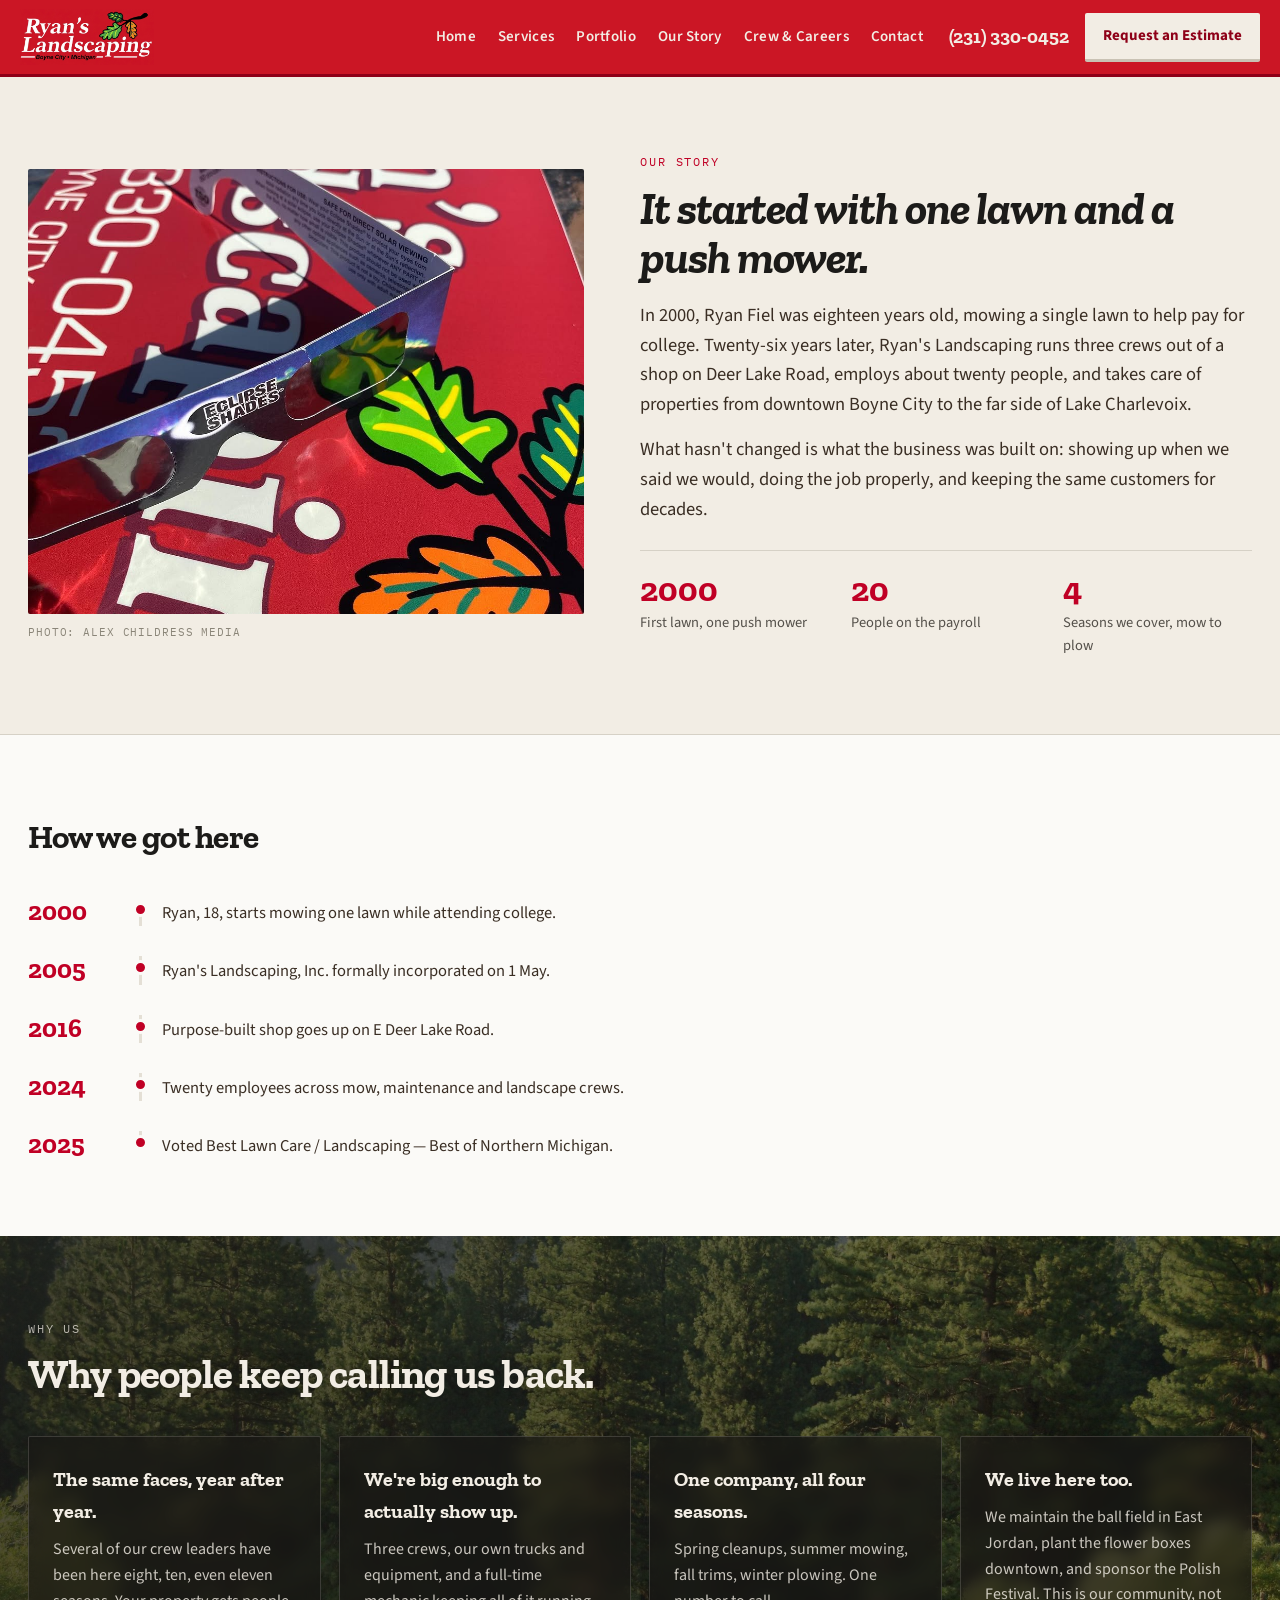
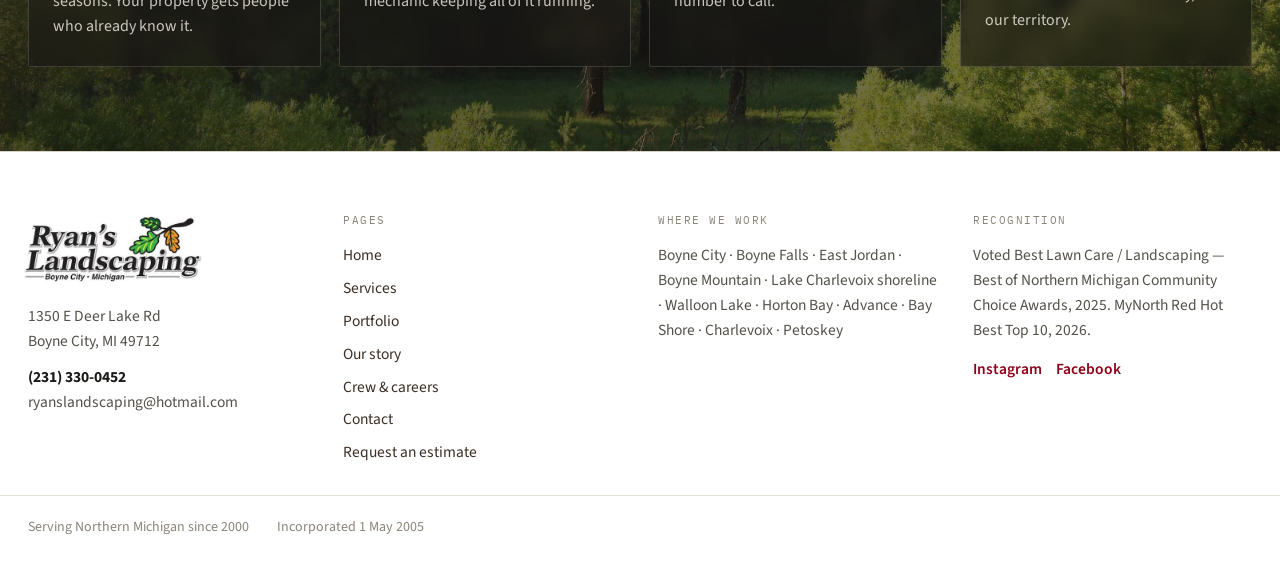
<file: story.html>
<!DOCTYPE html>
<html lang="en">
<head>
<meta charset="utf-8">
<meta name="viewport" content="width=device-width, initial-scale=1">
<title>Our Story — Ryan's Landscaping</title>
<meta name="description" content="Full-service landscaping, lawn maintenance and snow removal in Boyne City and Northern Michigan since 2000.">
<link rel="preconnect" href="https://fonts.googleapis.com">
<link rel="preconnect" href="https://fonts.gstatic.com" crossorigin>
<link href="https://fonts.googleapis.com/css2?family=Zilla+Slab:ital,wght@0,400;0,600;0,700;1,600;1,700&family=Source+Sans+3:ital,wght@0,400;0,600;0,700;1,400&family=IBM+Plex+Mono:wght@400;500&display=swap" rel="stylesheet">
<style>
*, *::before, *::after { box-sizing: border-box; }
html { scroll-behavior: smooth; }
body { margin: 0; background: #FBFAF7; color: #1C1B19; -webkit-font-smoothing: antialiased; }
a { color: #8E0018; text-decoration: none; }
a:hover { color: #C00025; text-decoration: underline; }
::selection { background: #C00025; color: #F2EDE4; }
input:focus, select:focus, textarea:focus { outline: 2px solid #C00025; outline-offset: 1px; }
.rl-nav-toggle { display: none; }
@media (max-width: 1120px) {
  .rl-nav-desktop { display: none !important; }
  .rl-nav-toggle { display: flex !important; }
  .trust-bar { justify-content: flex-start !important; font-size: 12px !important; column-gap: 18px !important; }
  .trust-bar .sep { display: none !important; }
}
@media (min-width: 1121px) {
  .rl-nav-mobile { display: none !important; }
  #rl-mobile-menu { display: none !important; }
}
@media (max-width: 900px) {
  .two-col { grid-template-columns: 1fr !important; }
  .form-grid { grid-template-columns: 1fr !important; }
  .port-grid { grid-template-columns: 1fr 1fr !important; }
  .port-grid figure { grid-column: auto !important; }
  .stats-row { grid-template-columns: repeat(auto-fit, minmax(130px, 1fr)) !important; }
  .tl-row { grid-template-columns: 60px 36px 1fr !important; }
}
@media (max-width: 560px) { .port-grid { grid-template-columns: 1fr !important; } }
</style>
</head>
<body>
<div data-screen-label="Our Story" style="font-family:'Source Sans 3',system-ui,sans-serif;font-size:17px;line-height:1.6;background:#FBFAF7;color:#1C1B19">
  <div style="position:sticky;top:0;z-index:60">
<header style="background:#CB1625;color:#F2EDE4;border-bottom:3px solid #8E0018">
  <div style="max-width:1280px;margin:0 auto;padding:9px 20px;display:flex;align-items:center;gap:26px">
    <a href="index.html" style="display:flex;align-items:center;text-decoration:none;flex-shrink:0;margin-right:auto">
      <img src="images/logo-red.png" alt="Ryan's Landscaping — Boyne City, Michigan" style="height:56px;width:auto;display:block">
    </a>
    <nav class="rl-nav-desktop" style="display:flex;flex-wrap:wrap;gap:8px 22px;font-size:15px;font-weight:600;letter-spacing:0.02em;white-space:nowrap">
      <a href="index.html" style="color:#F2EDE4;text-decoration:none">Home</a>
      <a href="services.html" style="color:#F2EDE4;text-decoration:none">Services</a>
      <a href="portfolio.html" style="color:#F2EDE4;text-decoration:none">Portfolio</a>
      <a href="story.html" style="color:#F2EDE4;text-decoration:none">Our Story</a>
      <a href="crew.html" style="color:#F2EDE4;text-decoration:none">Crew &amp; Careers</a>
      <a href="contact.html" style="color:#F2EDE4;text-decoration:none">Contact</a>
    </nav>
    <div class="rl-nav-desktop" style="display:flex;align-items:center;gap:16px;flex-shrink:0">
      <a href="tel:+12313300452" style="color:#F2EDE4;text-decoration:none;font-family:'Zilla Slab',Georgia,serif;font-weight:700;font-size:19px;white-space:nowrap">(231) 330-0452</a>
      <a href="contact.html" style="background:#F2EDE4;color:#8E0018;text-decoration:none;font-weight:700;font-size:15px;padding:11px 18px;border-radius:2px;white-space:nowrap;border-bottom:3px solid #C9C2B4">Request an Estimate</a>
    </div>
    <button class="rl-nav-toggle" onclick="var m=document.getElementById('rl-mobile-menu');m.style.display=(m.style.display==='block')?'none':'block'" aria-label="Toggle menu" style="display:none;flex-direction:column;justify-content:center;gap:5px;width:46px;height:44px;background:transparent;border:1px solid rgba(242,237,228,0.55);border-radius:2px;cursor:pointer;padding:10px 11px">
      <span style="display:block;height:2px;background:#F2EDE4"></span>
      <span style="display:block;height:2px;background:#F2EDE4"></span>
      <span style="display:block;height:2px;background:#F2EDE4"></span>
    </button>
  </div>
  <div id="rl-mobile-menu" style="display:none">
    <nav class="rl-nav-mobile" style="display:flex;flex-direction:column;padding:4px 20px 18px;border-top:1px solid rgba(242,237,228,0.25)">
      <a href="index.html" style="color:#F2EDE4;text-decoration:none;font-size:17px;font-weight:600;padding:13px 6px;border-bottom:1px solid rgba(242,237,228,0.14)">Home</a>
      <a href="services.html" style="color:#F2EDE4;text-decoration:none;font-size:17px;font-weight:600;padding:13px 6px;border-bottom:1px solid rgba(242,237,228,0.14)">Services</a>
      <a href="portfolio.html" style="color:#F2EDE4;text-decoration:none;font-size:17px;font-weight:600;padding:13px 6px;border-bottom:1px solid rgba(242,237,228,0.14)">Portfolio</a>
      <a href="story.html" style="color:#F2EDE4;text-decoration:none;font-size:17px;font-weight:600;padding:13px 6px;border-bottom:1px solid rgba(242,237,228,0.14)">Our Story</a>
      <a href="crew.html" style="color:#F2EDE4;text-decoration:none;font-size:17px;font-weight:600;padding:13px 6px;border-bottom:1px solid rgba(242,237,228,0.14)">Crew &amp; Careers</a>
      <a href="contact.html" style="color:#F2EDE4;text-decoration:none;font-size:17px;font-weight:600;padding:13px 6px;border-bottom:1px solid rgba(242,237,228,0.14)">Contact</a>
      <a href="tel:+12313300452" style="color:#F2EDE4;text-decoration:none;font-family:'Zilla Slab',Georgia,serif;font-weight:700;font-size:19px;padding:14px 6px 4px">Call (231) 330-0452</a>
      <a href="contact.html" style="margin-top:14px;background:#F2EDE4;color:#8E0018;text-decoration:none;text-align:center;font-weight:700;font-size:16px;padding:13px;border-radius:2px;border-bottom:3px solid #C9C2B4">Request an Estimate</a>
    </nav>
  </div>
</header>
</div>

  <section style="background:#F2EDE4;border-bottom:1px solid #D6D1C6">
    <div class="two-col" style="max-width:1280px;margin:0 auto;padding:76px 28px;display:grid;grid-template-columns:minmax(0,1fr) minmax(0,1.1fr);gap:56px;align-items:center">
      <div>
        <img src="images/year-in-review.jpg" alt="Ryan's Landscaping crew and equipment, year in review" style="width:100%;aspect-ratio:5/4;object-fit:cover;display:block;border-radius:2px">
        <p style="margin:10px 0 0;font-family:'IBM Plex Mono',monospace;font-size:11px;letter-spacing:0.08em;text-transform:uppercase;color:#8A8578">Photo: Alex Childress Media</p>
      </div>
      <div>
        <div style="font-family:'IBM Plex Mono',monospace;font-size:11.5px;letter-spacing:0.16em;text-transform:uppercase;color:#C00025;margin-bottom:14px">Our story</div>
        <h1 style="font-family:'Zilla Slab',Georgia,serif;font-weight:700;font-style:italic;font-size:clamp(32px,3.6vw,50px);line-height:1.06;letter-spacing:-1px;margin:0 0 18px;text-wrap:pretty">It started with one lawn and a push mower.</h1>
        <p style="font-size:18.5px;color:#3A2E24;margin:0 0 16px">In 2000, Ryan Fiel was eighteen years old, mowing a single lawn to help pay for college. Twenty-six years later, Ryan's Landscaping runs three crews out of a shop on Deer Lake Road, employs about twenty people, and takes care of properties from downtown Boyne City to the far side of Lake Charlevoix.</p>
        <p style="font-size:18.5px;color:#3A2E24;margin:0 0 26px">What hasn't changed is what the business was built on: showing up when we said we would, doing the job properly, and keeping the same customers for decades.</p>
        <div class="stats-row" style="display:grid;grid-template-columns:repeat(3,minmax(0,1fr));gap:22px;border-top:1px solid #D6D1C6;padding-top:22px">
          <div>
            <div style="font-family:'Zilla Slab',Georgia,serif;font-weight:700;font-size:34px;line-height:1;color:#C00025">2000</div>
            <div style="font-size:14.5px;color:#54504A;margin-top:4px">First lawn, one push mower</div>
          </div>
          <div>
            <div style="font-family:'Zilla Slab',Georgia,serif;font-weight:700;font-size:34px;line-height:1;color:#C00025">20</div>
            <div style="font-size:14.5px;color:#54504A;margin-top:4px">People on the payroll</div>
          </div>
          <div>
            <div style="font-family:'Zilla Slab',Georgia,serif;font-weight:700;font-size:34px;line-height:1;color:#C00025">4</div>
            <div style="font-size:14.5px;color:#54504A;margin-top:4px">Seasons we cover, mow to plow</div>
          </div>
        </div>
      </div>
    </div>
  </section>

  <section style="max-width:1280px;margin:0 auto;padding:76px 28px">
    <h2 style="font-family:'Zilla Slab',Georgia,serif;font-weight:700;font-size:clamp(24px,2.6vw,34px);letter-spacing:-0.5px;margin:0 0 34px">How we got here</h2>
    <div style="max-width:860px">
      <div class="tl-row" style="display:grid;grid-template-columns:90px 44px 1fr;padding-bottom:30px">
        <div style="font-family:'Zilla Slab',Georgia,serif;font-weight:700;font-size:26px;line-height:1;color:#C00025">2000</div>
        <div style="position:relative;display:flex;justify-content:center"><div style="position:absolute;top:10px;bottom:0;width:3px;background:#E4DFD5"></div><div style="position:relative;width:15px;height:15px;border-radius:50%;background:#C00025;border:3px solid #FBFAF7;margin-top:4px"></div></div>
        <p style="margin:0;font-size:16.5px;color:#3A2E24;padding-top:2px">Ryan, 18, starts mowing one lawn while attending college.</p>
      </div>
      <div class="tl-row" style="display:grid;grid-template-columns:90px 44px 1fr;padding-bottom:30px">
        <div style="font-family:'Zilla Slab',Georgia,serif;font-weight:700;font-size:26px;line-height:1;color:#C00025">2005</div>
        <div style="position:relative;display:flex;justify-content:center"><div style="position:absolute;top:0;bottom:0;width:3px;background:#E4DFD5"></div><div style="position:relative;width:15px;height:15px;border-radius:50%;background:#C00025;border:3px solid #FBFAF7;margin-top:4px"></div></div>
        <p style="margin:0;font-size:16.5px;color:#3A2E24;padding-top:2px">Ryan's Landscaping, Inc. formally incorporated on 1 May.</p>
      </div>
      <div class="tl-row" style="display:grid;grid-template-columns:90px 44px 1fr;padding-bottom:30px">
        <div style="font-family:'Zilla Slab',Georgia,serif;font-weight:700;font-size:26px;line-height:1;color:#C00025">2016</div>
        <div style="position:relative;display:flex;justify-content:center"><div style="position:absolute;top:0;bottom:0;width:3px;background:#E4DFD5"></div><div style="position:relative;width:15px;height:15px;border-radius:50%;background:#C00025;border:3px solid #FBFAF7;margin-top:4px"></div></div>
        <p style="margin:0;font-size:16.5px;color:#3A2E24;padding-top:2px">Purpose-built shop goes up on E Deer Lake Road.</p>
      </div>
      <div class="tl-row" style="display:grid;grid-template-columns:90px 44px 1fr;padding-bottom:30px">
        <div style="font-family:'Zilla Slab',Georgia,serif;font-weight:700;font-size:26px;line-height:1;color:#C00025">2024</div>
        <div style="position:relative;display:flex;justify-content:center"><div style="position:absolute;top:0;bottom:0;width:3px;background:#E4DFD5"></div><div style="position:relative;width:15px;height:15px;border-radius:50%;background:#C00025;border:3px solid #FBFAF7;margin-top:4px"></div></div>
        <p style="margin:0;font-size:16.5px;color:#3A2E24;padding-top:2px">Twenty employees across mow, maintenance and landscape crews.</p>
      </div>
      <div class="tl-row" style="display:grid;grid-template-columns:90px 44px 1fr">
        <div style="font-family:'Zilla Slab',Georgia,serif;font-weight:700;font-size:26px;line-height:1;color:#C00025">2025</div>
        <div style="position:relative;display:flex;justify-content:center"><div style="position:absolute;top:0;height:14px;width:3px;background:#E4DFD5"></div><div style="position:relative;width:15px;height:15px;border-radius:50%;background:#C00025;border:3px solid #FBFAF7;margin-top:4px"></div></div>
        <p style="margin:0;font-size:16.5px;color:#3A2E24;padding-top:2px">Voted Best Lawn Care / Landscaping — Best of Northern Michigan.</p>
      </div>
    </div>
  </section>

  <section style="position:relative;overflow:hidden;background:#1C1B19"><img src="images/forest.jpg" alt="Pine forest in Northern Michigan" style="position:absolute;inset:0;width:100%;height:100%;object-fit:cover"><div style="position:absolute;inset:0;background:linear-gradient(105deg,rgba(24,22,20,0.78),rgba(24,22,20,0.55))"></div><div style="position:relative">
    <div style="max-width:1280px;margin:0 auto;padding:84px 28px">
      <div style="max-width:720px">
        <div style="font-family:'IBM Plex Mono',monospace;font-size:11.5px;letter-spacing:0.16em;text-transform:uppercase;color:rgba(242,237,228,0.72);margin-bottom:14px">Why us</div>
        <h2 style="font-family:'Zilla Slab',Georgia,serif;font-weight:700;font-size:clamp(28px,3.2vw,42px);line-height:1.08;letter-spacing:-0.8px;margin:0 0 40px;color:#F2EDE4;text-shadow:0 2px 18px rgba(20,18,16,0.35)">Why people keep calling us back.</h2>
      </div>
      <div style="display:grid;grid-template-columns:repeat(auto-fit,minmax(258px,1fr));gap:18px">
        <div style="background:rgba(24,22,20,0.60);backdrop-filter:blur(8px);border:1px solid rgba(242,237,228,0.16);border-radius:2px;padding:26px 24px">
          <h3 style="font-family:'Zilla Slab',Georgia,serif;font-weight:700;font-size:20px;margin:0 0 10px;color:#F2EDE4">The same faces, year after year.</h3>
          <p style="margin:0;font-size:16px;color:rgba(242,237,228,0.82)">Several of our crew leaders have been here eight, ten, even eleven seasons. Your property gets people who already know it.</p>
        </div>
        <div style="background:rgba(24,22,20,0.60);backdrop-filter:blur(8px);border:1px solid rgba(242,237,228,0.16);border-radius:2px;padding:26px 24px">
          <h3 style="font-family:'Zilla Slab',Georgia,serif;font-weight:700;font-size:20px;margin:0 0 10px;color:#F2EDE4">We're big enough to actually show up.</h3>
          <p style="margin:0;font-size:16px;color:rgba(242,237,228,0.82)">Three crews, our own trucks and equipment, and a full-time mechanic keeping all of it running.</p>
        </div>
        <div style="background:rgba(24,22,20,0.60);backdrop-filter:blur(8px);border:1px solid rgba(242,237,228,0.16);border-radius:2px;padding:26px 24px">
          <h3 style="font-family:'Zilla Slab',Georgia,serif;font-weight:700;font-size:20px;margin:0 0 10px;color:#F2EDE4">One company, all four seasons.</h3>
          <p style="margin:0;font-size:16px;color:rgba(242,237,228,0.82)">Spring cleanups, summer mowing, fall trims, winter plowing. One number to call.</p>
        </div>
        <div style="background:rgba(24,22,20,0.60);backdrop-filter:blur(8px);border:1px solid rgba(242,237,228,0.16);border-radius:2px;padding:26px 24px">
          <h3 style="font-family:'Zilla Slab',Georgia,serif;font-weight:700;font-size:20px;margin:0 0 10px;color:#F2EDE4">We live here too.</h3>
          <p style="margin:0;font-size:16px;color:rgba(242,237,228,0.82)">We maintain the ball field in East Jordan, plant the flower boxes downtown, and sponsor the Polish Festival. This is our community, not our territory.</p>
        </div>
      </div>
    </div>
  </div></section>

  <footer style="background:#FFFFFF;color:#1C1B19;border-top:1px solid #D6D1C6;font-family:'Source Sans 3',system-ui,sans-serif;font-size:17px;line-height:1.6">
  <div style="max-width:1280px;margin:0 auto;padding:60px 28px 30px;display:grid;grid-template-columns:repeat(auto-fit,minmax(215px,1fr));gap:36px">
    <div>
      <img src="images/logo-white.png" alt="Ryan's Landscaping logo" style="height:76px;width:auto;display:block;margin-bottom:16px;margin-left:-4px">
      <p style="margin:0;font-size:15.5px;color:#54504A">1350 E Deer Lake Rd<br>Boyne City, MI 49712</p>
      <p style="margin:12px 0 0;font-size:15.5px"><a href="tel:+12313300452" style="color:#1C1B19;font-weight:700">(231) 330-0452</a><br><a href="mailto:ryanslandscaping@hotmail.com" style="color:#54504A">ryanslandscaping@hotmail.com</a></p>
    </div>
    <div>
      <div style="font-family:'IBM Plex Mono',monospace;font-size:11px;letter-spacing:0.14em;text-transform:uppercase;color:#8A8578;margin-bottom:14px">Pages</div>
      <div style="display:grid;gap:8px;font-size:15.5px">
        <a href="index.html" style="color:#3A2E24">Home</a>
        <a href="services.html" style="color:#3A2E24">Services</a>
        <a href="portfolio.html" style="color:#3A2E24">Portfolio</a>
        <a href="story.html" style="color:#3A2E24">Our story</a>
        <a href="crew.html" style="color:#3A2E24">Crew &amp; careers</a>
        <a href="contact.html" style="color:#3A2E24">Contact</a>
        <a href="contact.html" style="color:#3A2E24">Request an estimate</a>
      </div>
    </div>
    <div>
      <div style="font-family:'IBM Plex Mono',monospace;font-size:11px;letter-spacing:0.14em;text-transform:uppercase;color:#8A8578;margin-bottom:14px">Where we work</div>
      <p style="margin:0;font-size:15.5px;color:#54504A">Boyne City · Boyne Falls · East Jordan · Boyne Mountain · Lake Charlevoix shoreline · Walloon Lake · Horton Bay · Advance · Bay Shore · Charlevoix · Petoskey</p>
    </div>
    <div>
      <div style="font-family:'IBM Plex Mono',monospace;font-size:11px;letter-spacing:0.14em;text-transform:uppercase;color:#8A8578;margin-bottom:14px">Recognition</div>
      <p style="margin:0 0 14px;font-size:15.5px;color:#54504A">Voted Best Lawn Care / Landscaping — Best of Northern Michigan Community Choice Awards, 2025. MyNorth Red Hot Best Top 10, 2026.</p>
      <div style="display:flex;gap:14px;font-size:15.5px">
        <a href="https://www.instagram.com/ryanslandscaping_boyne/" style="color:#8E0018;font-weight:600">Instagram</a>
        <a href="https://www.facebook.com/p/Ryans-Landscaping-Inc-100071827189991/" style="color:#8E0018;font-weight:600">Facebook</a>
      </div>
    </div>
  </div>
  <div style="max-width:1280px;margin:0 auto;padding:20px 28px 46px;border-top:1px solid #E4DFD5;display:flex;flex-wrap:wrap;gap:12px 28px;font-size:14px;color:#8A8578">
    <span>Serving Northern Michigan since 2000</span>
    <span>Incorporated 1 May 2005</span>
  </div>
</footer>
</div>

</body>
</html>
</file>
